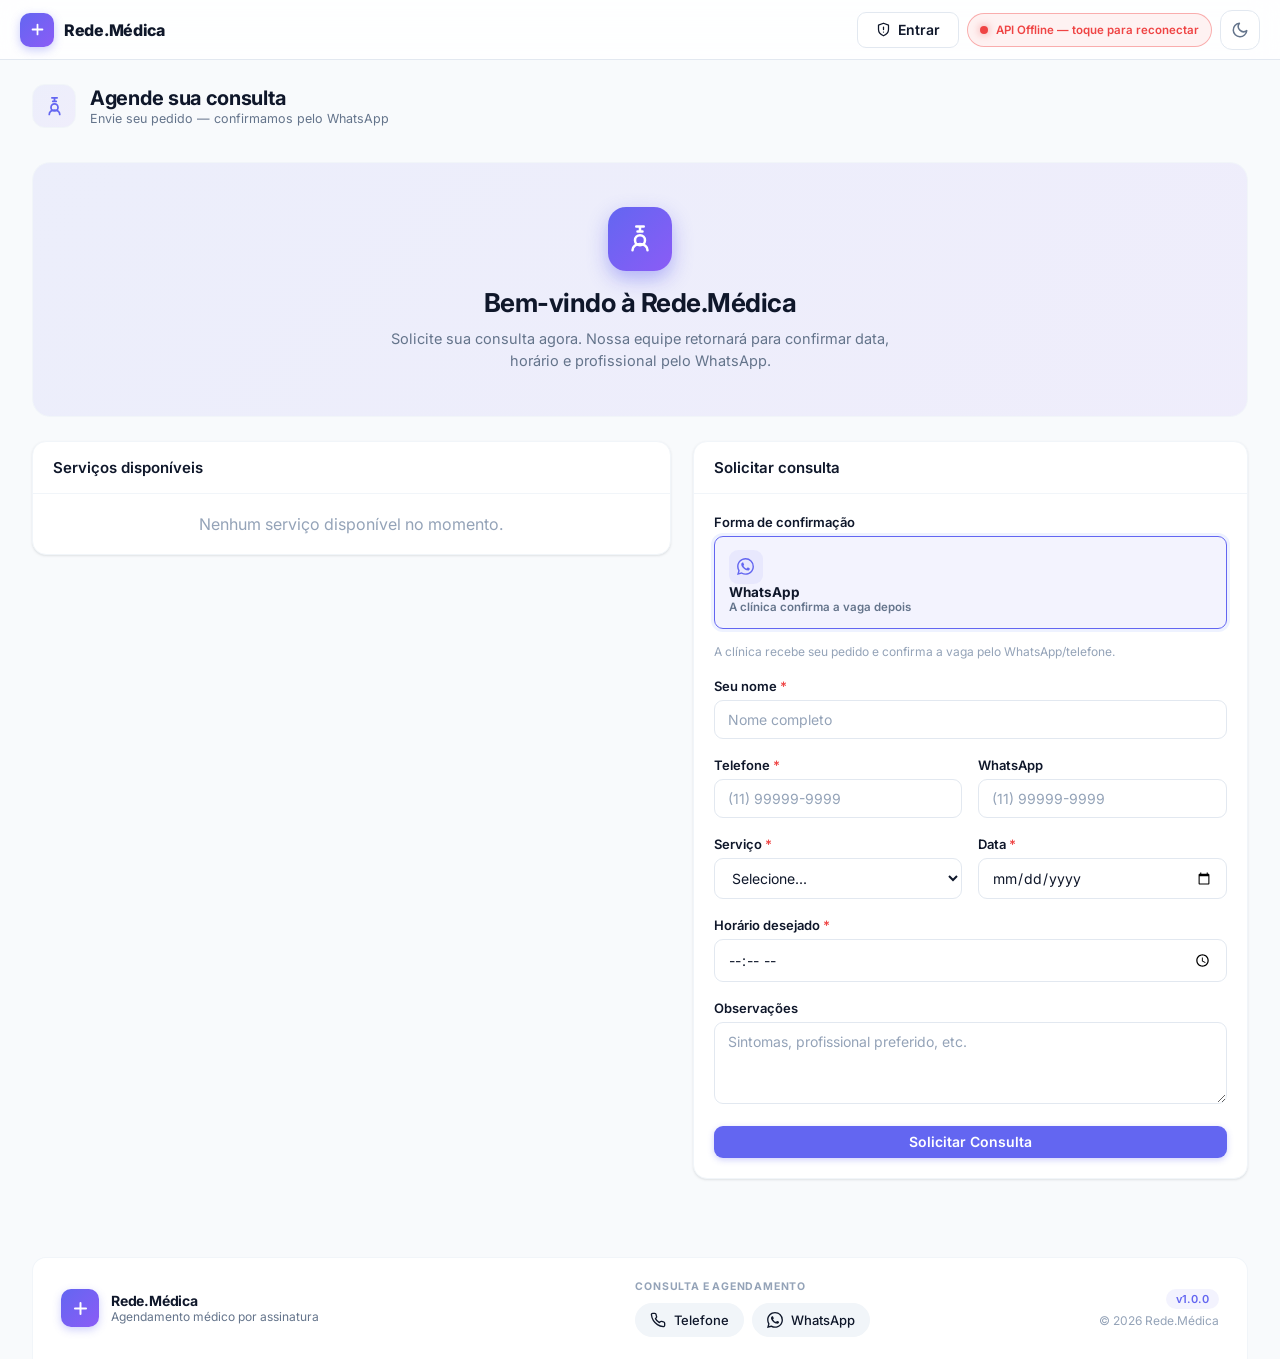
<file: index.html>
<!DOCTYPE html>
<html lang="pt-BR">
<head>
  <meta charset="UTF-8">
  <meta name="viewport" content="width=device-width, initial-scale=1.0">
  <meta name="theme-color" content="#0f172a">
  <title>Rede.Médica - Agendamentos</title>
  <link rel="icon" href="data:image/svg+xml,%3Csvg xmlns='http://www.w3.org/2000/svg' viewBox='0 0 32 32'%3E%3Crect width='32' height='32' rx='8' fill='%236366f1'/%3E%3Cpath d='M16 9v14M9 16h14' stroke='white' stroke-width='3.5' stroke-linecap='round'/%3E%3C/svg%3E">
  <link rel="preconnect" href="https://fonts.googleapis.com">
  <link rel="preconnect" href="https://fonts.gstatic.com" crossorigin>
  <link href="https://fonts.googleapis.com/css2?family=Inter:wght@400;500;600;700;800&display=swap" rel="stylesheet">
  <link rel="stylesheet" href="css/style.css">
</head>
<body>
  <header class="app-header">
    <div class="app-header-inner">
      <button class="hamburger" onclick="toggleDrawer()" aria-label="Abrir menu">
        <svg viewBox="0 0 24 24" fill="none" stroke="currentColor" stroke-width="2" stroke-linecap="round"><path d="M3 6h18M3 12h18M3 18h18"/></svg>
      </button>

      <a class="brand" href="#" onclick="navegar('dashboard');return false;" aria-label="Ir para o início">
        <span class="brand-mark">
          <svg viewBox="0 0 24 24" fill="none" stroke="currentColor" stroke-width="2.5" stroke-linecap="round"><path d="M12 5v14M5 12h14"/></svg>
        </span>
        <span class="brand-text">Rede.Médica</span>
      </a>

      <nav class="top-nav" id="topNav" aria-label="Navegação principal"></nav>

      <div class="header-actions">
        <button class="btn btn-secondary header-admin-btn" id="btnAdminAuth" onclick="alternarAutenticacao()"></button>
        <button class="btn btn-secondary header-admin-btn" id="btnQrAcesso" onclick="abrirModalQr()" title="QR Code de acesso pelo celular" style="display:none"></button>
        <div class="api-pill" id="apiPill" title="Clique para reconectar caso offline">
          <span class="status-dot" id="statusDot"></span>
          <span class="api-pill-text" id="apiStatusText">Conectando...</span>
        </div>
        <button class="theme-toggle" onclick="toggleTheme()" aria-label="Alternar tema"></button>
        <button class="btn btn-primary header-btn" id="btnNovo" onclick="abrirModal()" style="display:none">
          <svg viewBox="0 0 24 24" fill="none" stroke="currentColor" stroke-width="2.5" stroke-linecap="round"><path d="M12 5v14M5 12h14"/></svg>
          <span class="btn-label">Novo</span>
        </button>
      </div>
    </div>
  </header>

  <div class="drawer-backdrop" id="drawerBackdrop" onclick="toggleDrawer()"></div>

  <nav class="drawer" id="drawer" aria-label="Menu">
    <div class="drawer-header">
      <span class="brand-mark">
        <svg viewBox="0 0 24 24" fill="none" stroke="currentColor" stroke-width="2.5" stroke-linecap="round"><path d="M12 5v14M5 12h14"/></svg>
      </span>
      <span class="drawer-brand-text">
        <span class="drawer-title">Rede.Médica</span>
        <span class="drawer-subtitle">Agendamentos</span>
      </span>
      <button class="drawer-close" onclick="toggleDrawer()" aria-label="Fechar menu">
        <svg viewBox="0 0 24 24" fill="none" stroke="currentColor" stroke-width="2" stroke-linecap="round"><path d="M18 6 6 18M6 6l12 12"/></svg>
      </button>
    </div>

    <ul class="drawer-nav" id="drawerNav"></ul>

    <div class="drawer-footer">
      <button class="btn btn-secondary btn-sm drawer-admin-btn" id="btnAdminAuthDrawer" onclick="alternarAutenticacao()"></button>
      <div class="drawer-footer-row">
        <div class="api-pill" id="apiPillDrawer" title="Clique para reconectar caso offline">
          <span class="status-dot" id="statusDotDrawer"></span>
          <span class="api-pill-text" id="apiStatusTextDrawer">Conectando...</span>
        </div>
        <span class="drawer-meta">v1.0.0</span>
      </div>
    </div>
  </nav>

  <main class="content">
    <div class="content-header">
      <div class="header-left">
        <div class="page-icon" id="pageIcon"></div>
        <div class="header-titles">
          <h2 id="pageTitle">Dashboard</h2>
          <p class="subtitle" id="pageSubtitle">Visão geral dos agendamentos</p>
        </div>
      </div>
    </div>

    <div class="page-content" id="pageContent">
    </div>

    <footer class="page-footer">
      <div class="footer-brand">
        <div class="brand-mark">
          <svg viewBox="0 0 24 24" fill="none" stroke="currentColor" stroke-width="2.5" stroke-linecap="round"><path d="M12 5v14M5 12h14"/></svg>
        </div>
        <div class="footer-brand-text">
          <span class="footer-name" id="footerName">Rede.Médica</span>
          <span class="footer-tagline" id="footerTagline">Agendamento médico por assinatura</span>
        </div>
      </div>
      <div class="footer-contact">
        <span class="footer-label" id="footerLabel">Consulta e agendamento</span>
        <a class="footer-link" id="footerTel" href="tel:+5511999999999" title="Ligar">
          <svg viewBox="0 0 24 24" fill="none" stroke="currentColor" stroke-width="2" stroke-linecap="round" stroke-linejoin="round"><path d="M22 16.92v3a2 2 0 0 1-2.18 2 19.79 19.79 0 0 1-8.63-3.07 19.5 19.5 0 0 1-6-6 19.79 19.79 0 0 1-3.07-8.67A2 2 0 0 1 4.11 2h3a2 2 0 0 1 2 1.72c.127.96.361 1.903.7 2.81a2 2 0 0 1-.45 2.11L8.09 9.91a16 16 0 0 0 6 6l1.27-1.27a2 2 0 0 1 2.11-.45c.907.339 1.85.573 2.81.7A2 2 0 0 1 22 16.92z"/></svg>
          Telefone
        </a>
        <a class="footer-link wa" id="footerWa" href="https://wa.me/5511999999999?text=Ol%C3%A1%2C%20gostaria%20de%20agendar%20uma%20consulta." target="_blank" rel="noopener" title="WhatsApp">
          <svg viewBox="0 0 24 24" fill="currentColor"><path d="M17.472 14.382c-.297-.149-1.758-.867-2.03-.967-.273-.099-.471-.148-.67.15-.197.297-.767.966-.94 1.164-.173.199-.347.223-.644.075-.297-.15-1.255-.463-2.39-1.475-.883-.788-1.48-1.761-1.653-2.059-.173-.297-.018-.458.13-.606.134-.133.297-.347.446-.52.149-.174.198-.298.298-.497.099-.198.05-.371-.025-.52-.075-.149-.669-1.612-.916-2.207-.242-.579-.487-.5-.669-.51-.173-.008-.371-.01-.57-.01-.198 0-.52.074-.792.372-.272.297-1.04 1.016-1.04 2.479 0 1.462 1.065 2.875 1.213 3.074.149.198 2.096 3.2 5.077 4.487.709.306 1.262.489 1.694.625.712.227 1.36.195 1.871.118.571-.085 1.758-.719 2.006-1.413.248-.694.248-1.289.173-1.413-.074-.124-.272-.198-.57-.347m-5.421 7.403h-.004a9.87 9.87 0 0 1-5.031-1.378l-.361-.214-3.741.982.998-3.648-.235-.374a9.86 9.86 0 0 1-1.51-5.26c.001-5.45 4.436-9.884 9.888-9.884 2.64 0 5.122 1.03 6.988 2.898a9.825 9.825 0 0 1 2.893 6.994c-.003 5.45-4.437 9.884-9.885 9.884m8.413-18.297A11.815 11.815 0 0 0 12.05 0C5.495 0 .16 5.335.157 11.892c0 2.096.547 4.142 1.588 5.945L.057 24l6.305-1.654a11.882 11.882 0 0 0 5.683 1.448h.005c6.554 0 11.89-5.335 11.893-11.893a11.821 11.821 0 0 0-3.48-8.413Z"/></svg>
          WhatsApp
        </a>
      </div>
      <div class="footer-meta">
        <span class="footer-version">v1.0.0</span>
        <span class="footer-copy">© 2026 Rede.Médica</span>
      </div>
    </footer>
  </main>

  <div class="modal-overlay" id="modalOverlay" onclick="fecharModal()">
    <div class="modal" onclick="event.stopPropagation()">
      <div class="modal-header">
        <h3 id="modalTitle">Novo Registro</h3>
        <button class="modal-close" onclick="fecharModal()" aria-label="Fechar">
          <svg viewBox="0 0 24 24" fill="none" stroke="currentColor" stroke-width="2" stroke-linecap="round"><path d="M18 6 6 18M6 6l12 12"/></svg>
        </button>
      </div>
      <div class="modal-body" id="modalBody">
      </div>
      <div class="modal-footer">
        <button class="btn btn-secondary" onclick="fecharModal()">Cancelar</button>
        <button class="btn btn-primary" id="btnSalvar" onclick="salvarRegistro()">Salvar</button>
      </div>
    </div>
  </div>

  <div class="toast" id="toast"></div>

  <script src="js/api.js"></script>
  <script src="js/app.js"></script>
</body>
</html>
</file>
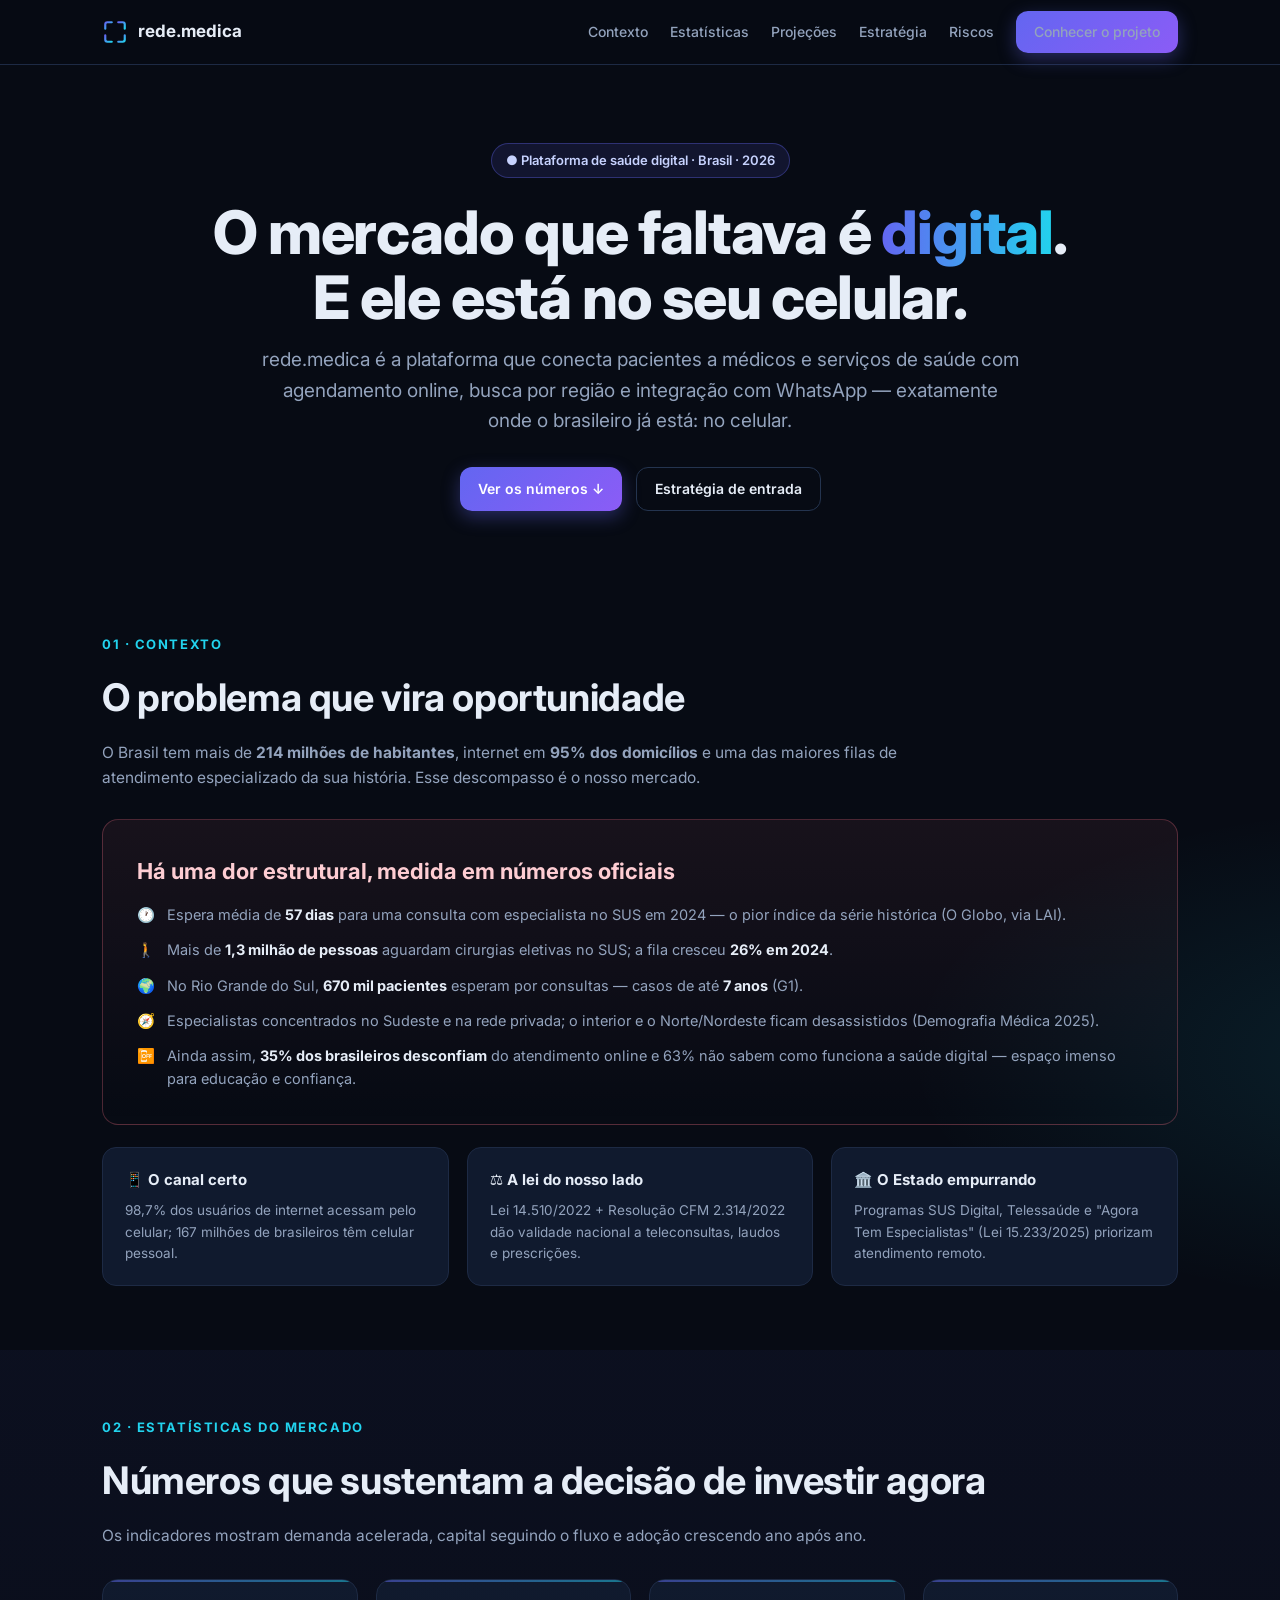
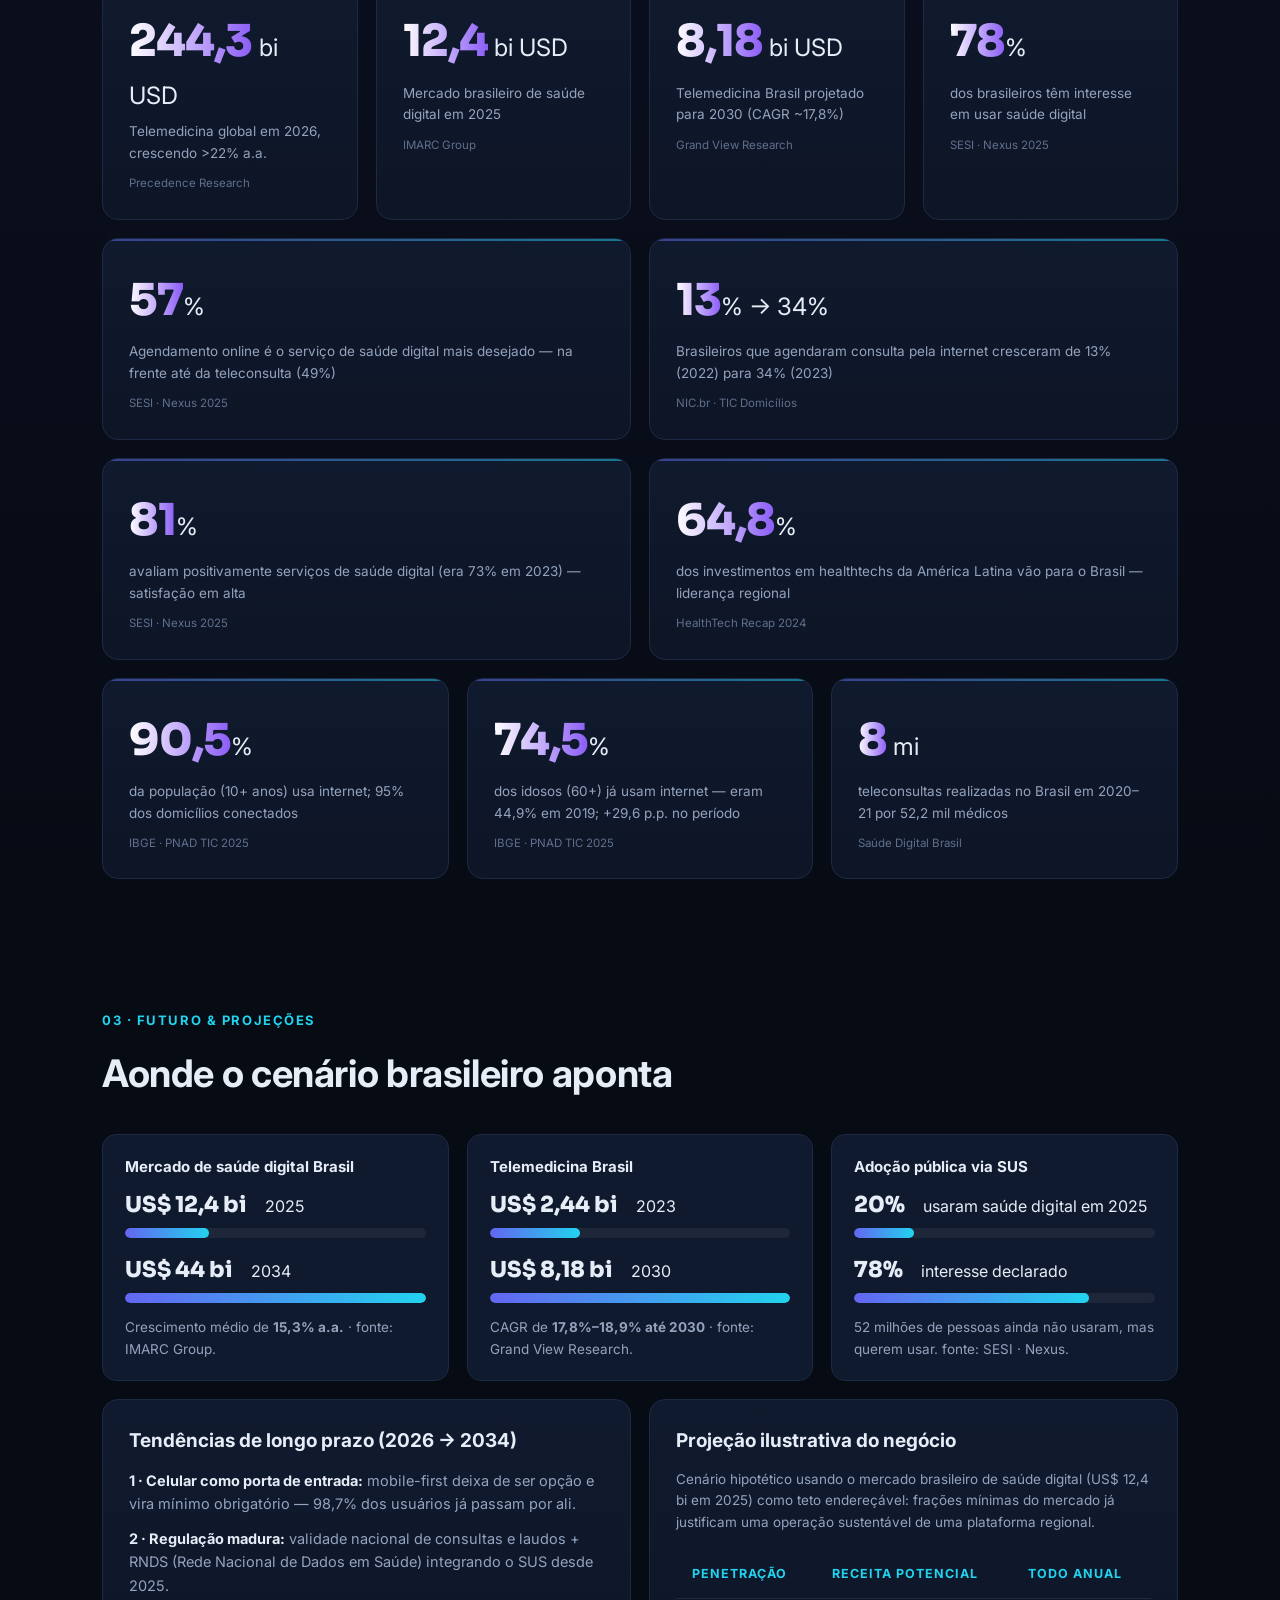
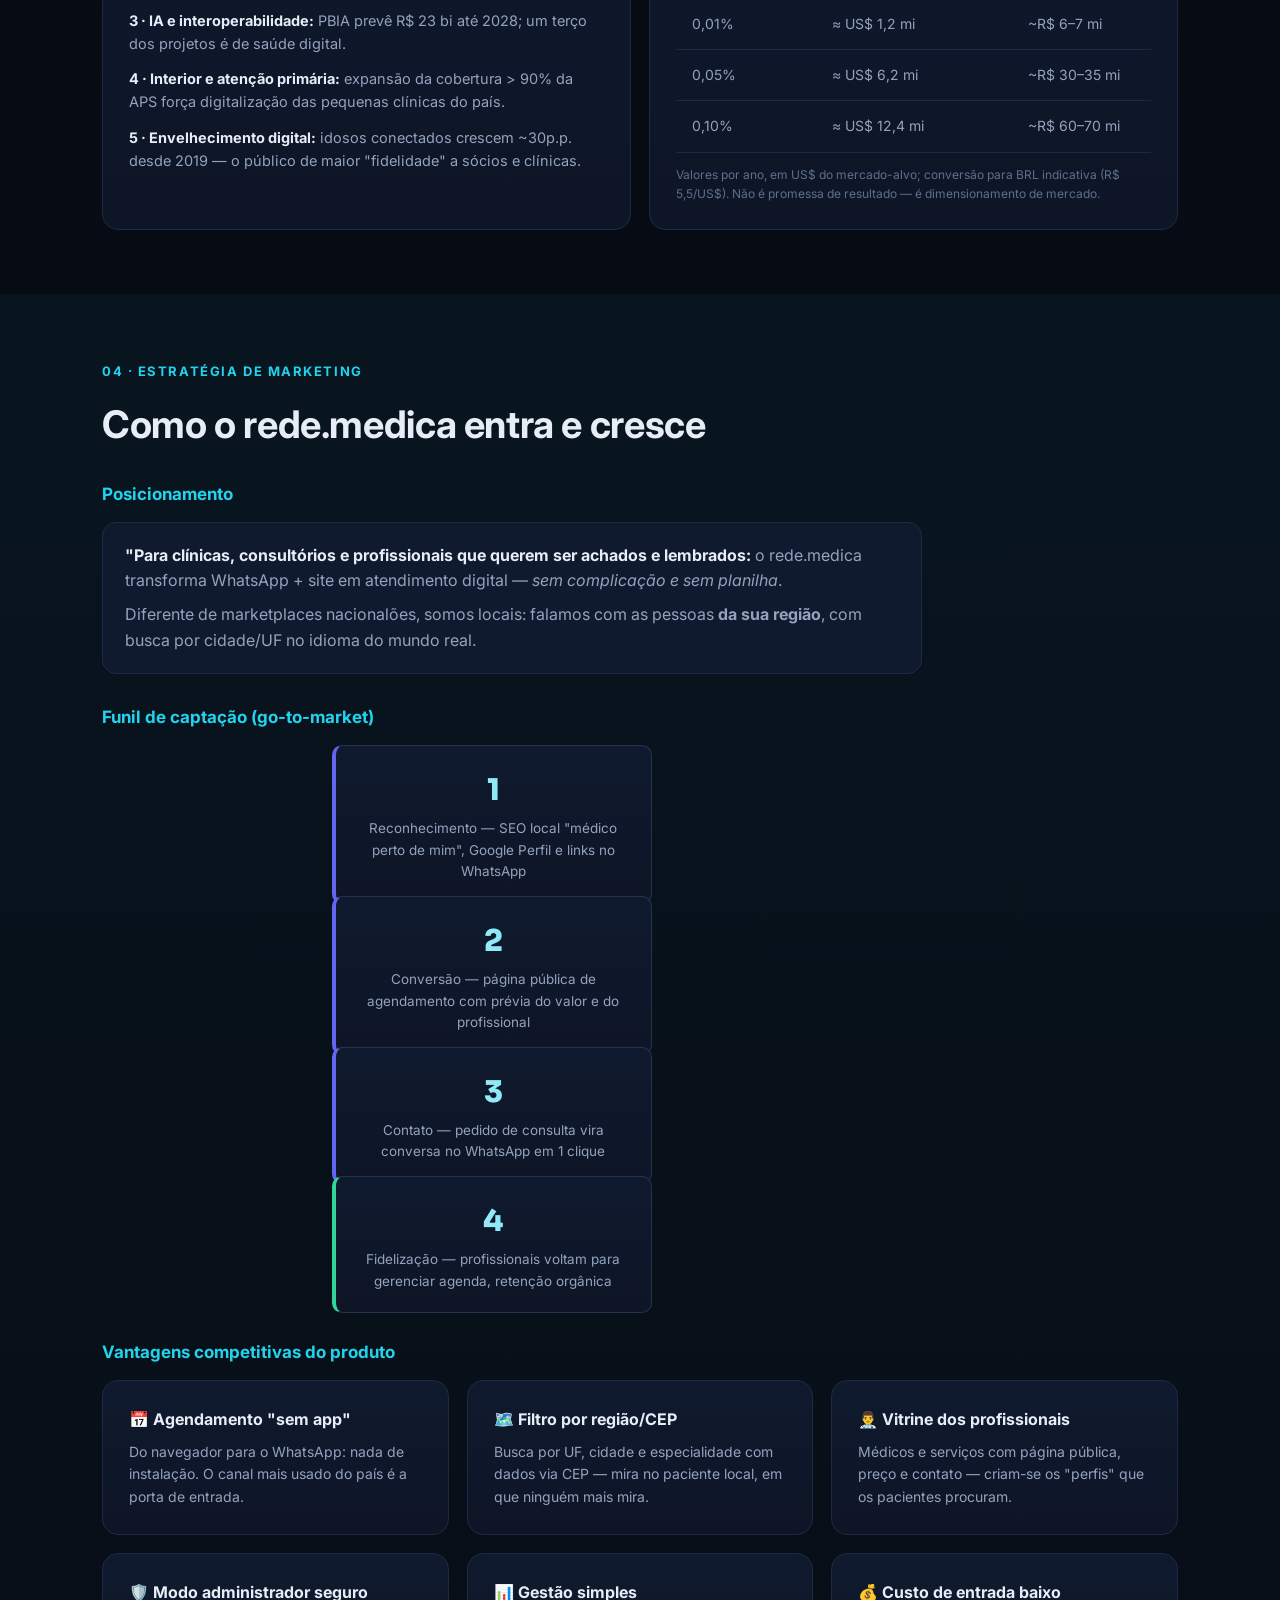
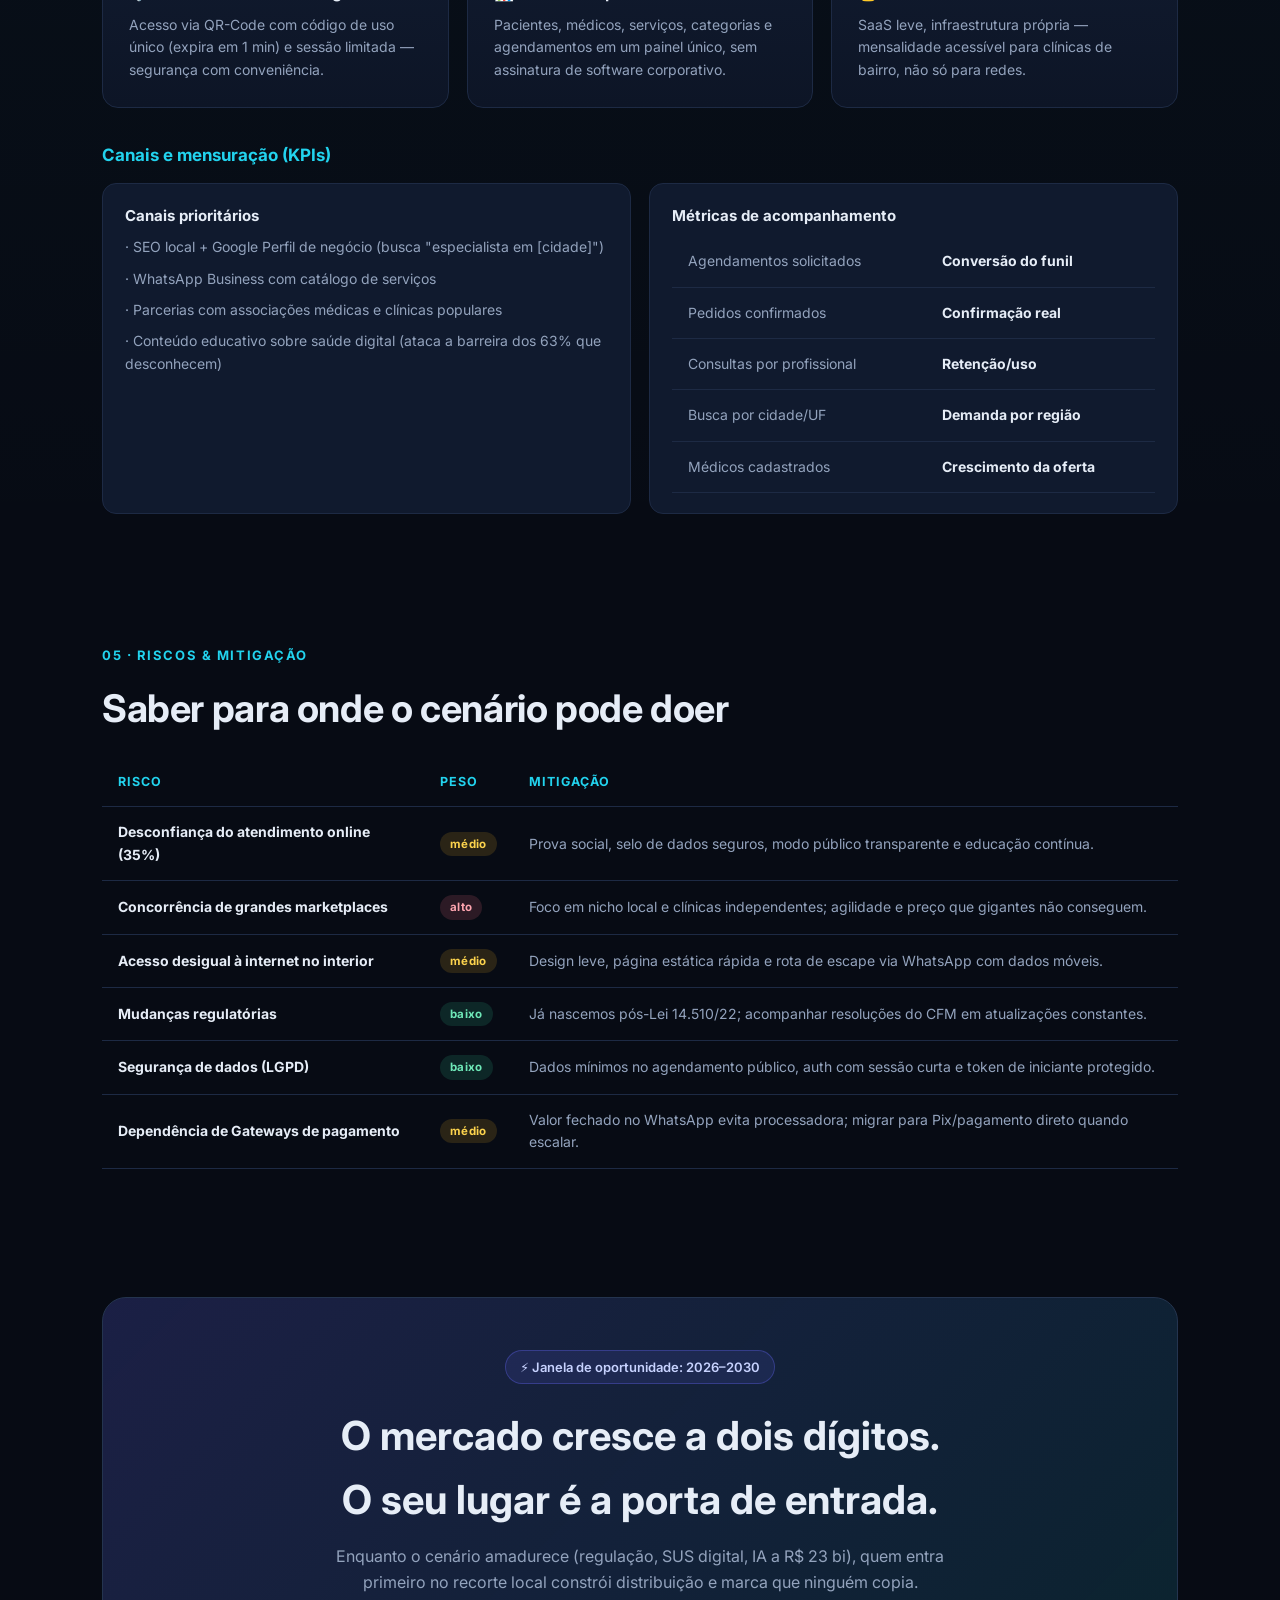
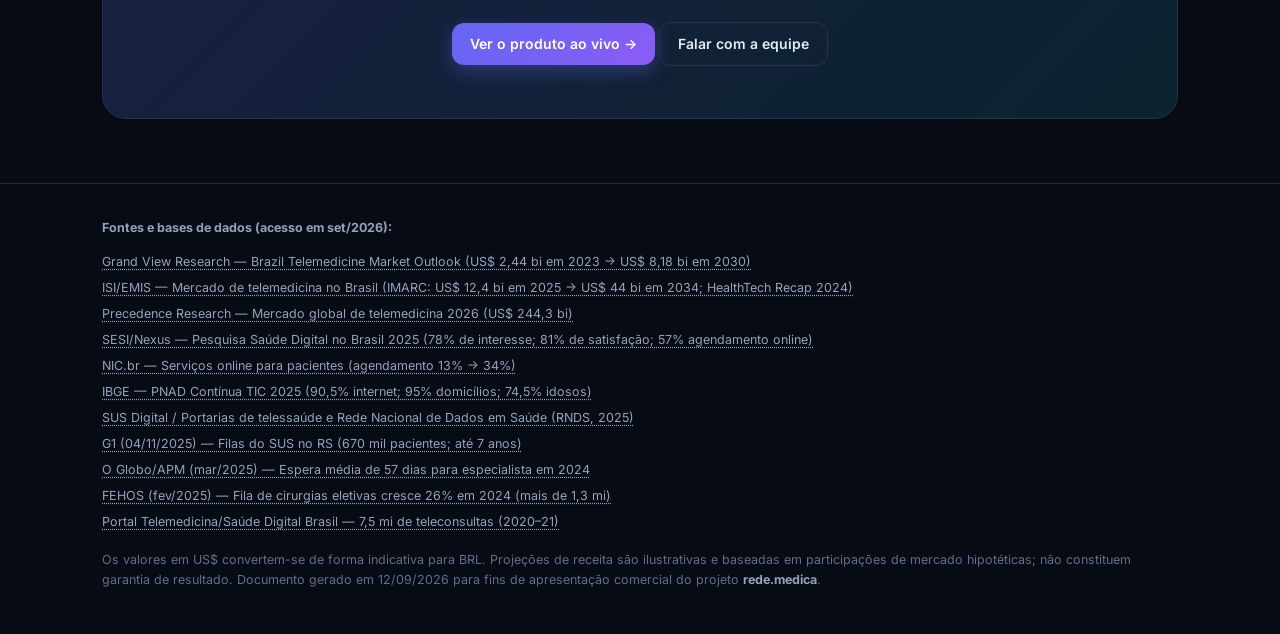
<file: apresentacao.html>
<!DOCTYPE html>
<html lang="pt-BR" data-theme="dark">
<head>
<meta charset="UTF-8">
<meta name="viewport" content="width=device-width, initial-scale=1.0">
<title>rede.medica — Estratégia de Marketing &amp; Projeções de Mercado</title>
<meta name="description" content="Apresentação do projeto rede.medica em formato de estratégia de marketing: estatísticas do mercado de saúde digital no Brasil e projeções futuras.">
<link rel="preconnect" href="https://fonts.googleapis.com">
<link rel="preconnect" href="https://fonts.gstatic.com" crossorigin>
<link href="https://fonts.googleapis.com/css2?family=Sora:wght@400;600;700;800&family=Inter:wght@400;500;600;700&display=swap" rel="stylesheet">
<style>
  :root{
    --bg:#070b14; --bg2:#0c1322; --card:#101a2e; --card2:#0d1526;
    --line:#1d2a44; --line2:#24344f;
    --text:#e6edf7; --muted:#93a3bd; --faint:#5f6f8c;
    --primary:#6366f1; --primary2:#8b5cf6; --accent:#22d3ee; --green:#34d399;
    --amber:#fbbf24; --rose:#fb7185;
    --radius:16px;
    --shadow:0 20px 50px rgba(0,0,0,.45);
  }
  *{margin:0;padding:0;box-sizing:border-box}
  html{scroll-behavior:smooth}
  body{
    font-family:'Inter',system-ui,-apple-system,'Segoe UI',Roboto,sans-serif;
    background:radial-gradient(1200px 600px at 10% -10%, rgba(99,102,241,.16), transparent 55%),
               radial-gradient(1000px 500px at 110% 15%, rgba(34,211,238,.10), transparent 50%),
               var(--bg);
    color:var(--text); line-height:1.6; -webkit-font-smoothing:antialiased;
  }
  h1,h2,h3,.brand{font-family:'Sora',var(--font)}
  .wrap{max-width:1120px;margin:0 auto;padding:0 22px}

  /* ---------- NAV ---------- */
  header{
    position:sticky;top:0;z-index:50;
    backdrop-filter:blur(12px);background:rgba(7,11,20,.78);
    border-bottom:1px solid var(--line);
  }
  .nav{display:flex;align-items:center;justify-content:space-between;height:64px}
  .brand{display:flex;align-items:center;gap:10px;font-weight:700;font-size:17px}
  .nav a{color:var(--muted);text-decoration:none;font-size:14px;font-weight:500;transition:color .2s}
  .nav a:hover{color:var(--text)}
  .nav-links{display:flex;gap:22px;align-items:center}
  .btn{
    display:inline-flex;align-items:center;gap:8px;
    background:linear-gradient(135deg,var(--primary),var(--primary2));
    color:#fff;border:none;padding:10px 18px;border-radius:12px;
    font-weight:600;font-size:14px;cursor:pointer;text-decoration:none;
    box-shadow:0 6px 18px rgba(99,102,241,.35);transition:transform .15s,box-shadow .2s;
  }
  .btn:hover{transform:translateY(-2px);box-shadow:0 10px 24px rgba(99,102,241,.5)}
  @media(max-width:760px){.nav-links{display:none}}

  /* ---------- HERO ---------- */
  .hero{padding:78px 0 56px;text-align:center}
  .chip{
    display:inline-flex;align-items:center;gap:8px;
    background:rgba(99,102,241,.12);border:1px solid rgba(99,102,241,.35);
    color:#c7d2fe;font-size:13px;font-weight:600;padding:6px 14px;border-radius:999px;
  }
  .hero h1{
    font-size:clamp(34px,6vw,60px);font-weight:800;line-height:1.08;letter-spacing:-.02em;margin:22px 0 16px;
  }
  .hero h1 .grad{background:linear-gradient(90deg,var(--primary),var(--accent));-webkit-background-clip:text;background-clip:text;color:transparent}
  .hero p.sub{font-size:clamp(15px,2.4vw,19px);color:var(--muted);max-width:760px;margin:0 auto}
  .hero .ctas{display:flex;gap:14px;justify-content:center;margin-top:30px;flex-wrap:wrap}
  .btn-ghost{background:transparent;border:1px solid var(--line2);color:var(--text);box-shadow:none}
  .btn-ghost:hover{box-shadow:none;border-color:var(--primary)}
  .scroll-hint{display:block;margin:44px auto 0;width:20px;height:10px;opacity:.5}
  .scroll-hint div{width:2px;height:10px;background:var(--muted);margin:0 auto}

  /* ---------- SECTIONS ---------- */
  section{padding:64px 0}
  .section-tag{color:var(--accent);font-size:13px;font-weight:700;text-transform:uppercase;letter-spacing:.12em}
  h2.sec{font-size:clamp(26px,4vw,38px);font-weight:700;letter-spacing:-.01em;margin:10px 0 14px}
  .sec-lead{color:var(--muted);max-width:820px;font-size:15.5px}
  .grid{display:grid;gap:18px}
  .grid-3{grid-template-columns:repeat(3,1fr)}
  .grid-2{grid-template-columns:repeat(2,1fr)}
  .grid-4{grid-template-columns:repeat(4,1fr)}
  @media(max-width:960px){.grid-4{grid-template-columns:repeat(2,1fr)}}
  @media(max-width:760px){.grid-3,.grid-2{grid-template-columns:1fr}}

  .card{
    background:linear-gradient(180deg,var(--card),var(--card2));
    border:1px solid var(--line);border-radius:var(--radius);padding:26px;
    transition:transform .2s,border-color .2s;
  }
  .card:hover{border-color:var(--line2);transform:translateY(-3px)}

  .stat{position:relative;overflow:hidden}
  .stat::after{content:"";position:absolute;top:0;left:0;right:0;height:2px;
    background:linear-gradient(90deg,var(--primary),var(--accent));opacity:.5}
  .stat .num{font-family:'Sora';font-weight:800;font-size:clamp(30px,4.5vw,44px);letter-spacing:-.02em;
    background:linear-gradient(90deg,#fff,var(--primary2));-webkit-background-clip:text;background-clip:text;color:transparent}
  .stat .k{font-size:clamp(16px,2.5vw,24px)}
  .stat .lbl{color:var(--muted);font-size:13.5px;margin-top:6px}
  .stat .src{display:block;color:var(--faint);font-size:11.5px;margin-top:10px}

  .big-num{font-family:'Sora';font-weight:800;background:linear-gradient(90deg,var(--accent),var(--primary));
    -webkit-background-clip:text;background-clip:text;color:transparent;font-size:clamp(40px,7vw,66px);letter-spacing:-.02em}

  .sub-card{
    background:var(--card);border:1px solid var(--line);border-radius:14px;padding:20px 22px;
  }
  .sub-card h4{font-size:15px;margin-bottom:8px}
  .sub-card p{color:var(--muted);font-size:13.5px}
  .arrow{color:var(--accent);font-weight:700;margin:0 6px}

  /* pain callout */
  .pain{
    border:1px solid rgba(251,113,133,.28);background:linear-gradient(180deg,rgba(251,113,133,.07),transparent);
    padding:34px;border-radius:var(--radius);
  }
  .pain h3{font-size:22px;margin-bottom:14px;color:#fecdd3}
  .pain ul{list-style:none;display:grid;gap:12px}
  .pain li{display:flex;gap:12px;color:var(--muted);font-size:14.5px}
  .pain li b{color:var(--text)}

  /* funnel */
  .funnel{display:flex;justify-content:center}
  .step{
    width:min(320px,80%);padding:20px 24px;text-align:center;
    background:linear-gradient(180deg,var(--card),var(--card2));
    border:1px solid var(--line2);border-left:4px solid var(--primary);
    border-radius:10px;margin-bottom:-8px;
  }
  .step:last-child{border-left-color:var(--green)}
  .step .n{font-family:'Sora';font-weight:800;font-size:30px;background:linear-gradient(90deg,#fff,var(--accent));-webkit-background-clip:text;background-clip:text;color:transparent}
  .step p{color:var(--muted);font-size:13.5px;margin-top:4px}

  table{width:100%;border-collapse:collapse;font-size:14px}
  th,td{text-align:left;padding:14px 16px;border-bottom:1px solid var(--line)}
  th{color:var(--accent);font-size:12.5px;text-transform:uppercase;letter-spacing:.08em}
  td{color:var(--muted)}
  td b{color:var(--text)}
  tr:hover td{background:rgba(99,102,241,.05)}

  .tag{display:inline-block;font-size:11.5px;font-weight:700;padding:3px 10px;border-radius:999px;letter-spacing:.03em}
  .tag.risk{background:rgba(251,113,133,.15);color:#fda4af}
  .tag.win{background:rgba(52,211,153,.14);color:#6ee7b7}
  .tag.mid{background:rgba(251,191,36,.14);color:#fcd34d}

  .cta-band{
    border-radius:24px;padding:52px 34px;text-align:center;
    background:linear-gradient(135deg,rgba(99,102,241,.22),rgba(34,211,238,.12));
    border:1px solid var(--line2);
  }
  .cta-band h2{font-size:clamp(26px,4vw,40px);margin-bottom:12px}
  .cta-band p{color:var(--muted);max-width:640px;margin:0 auto 26px}

  footer{border-top:1px solid var(--line);padding:34px 0 44px;color:var(--faint);font-size:12.5px}
  footer b{color:var(--muted)}
  .src-list{margin-top:14px;display:grid;gap:6px}
  .src-list a{color:var(--muted);text-decoration:underline dotted;text-underline-offset:3px}
  .src-list a:hover{color:var(--text)}

  .kpi-row{display:grid;grid-template-columns:auto 1fr;gap:12px 18px;align-items:baseline}
  .kpi-row .num{font-family:'Sora';font-weight:800;font-size:22px;white-space:nowrap}
  .bar{height:10px;border-radius:99px;background:rgba(255,255,255,.06);overflow:hidden;margin-top:6px}
  .bar i{display:block;height:100%;border-radius:99px;background:linear-gradient(90deg,var(--primary),var(--accent))}
</style>
</head>
<body>

<header>
  <div class="wrap nav">
    <div class="brand">
      <svg width="26" height="26" viewBox="0 0 24 24" fill="none" stroke="url(#g)" stroke-width="2" stroke-linecap="round"><defs><linearGradient id="g" x1="0" y1="0" x2="1" y2="1"><stop offset="0" stop-color="#6366f1"/><stop offset="1" stop-color="#22d3ee"/></linearGradient></defs><path d="M9 3H5a2 2 0 0 0-2 2v4"/><path d="M15 3h4a2 2 0 0 1 2 2v4"/><path d="M9 21H5a2 2 0 0 1-2-2v-4"/><path d="M15 21h4a2 2 0 0 0 2-2v-4"/></svg>
      rede.medica
    </div>
    <nav class="nav-links">
      <a href="#contexto">Contexto</a>
      <a href="#estatisticas">Estatísticas</a>
      <a href="#projecoes">Projeções</a>
      <a href="#estrategia">Estratégia</a>
      <a href="#riscos">Riscos</a>
      <a href="#cta" class="btn">Conhecer o projeto</a>
    </nav>
  </div>
</header>

<!-- ================= HERO ================= -->
<div class="hero">
  <div class="wrap">
    <span class="chip">● Plataforma de saúde digital · Brasil · 2026</span>
    <h1>O mercado que faltava é <span class="grad">digital</span>.<br>E ele está no seu celular.</h1>
    <p class="sub">rede.medica é a plataforma que conecta pacientes a médicos e serviços de saúde com agendamento online, busca por região e integração com WhatsApp — exatamente onde o brasileiro já está: no celular.</p>
    <div class="ctas">
      <a class="btn" href="#estatisticas">Ver os números ↓</a>
      <a class="btn btn-ghost" href="#estrategia">Estratégia de entrada</a>
    </div>
  </div>
</div>

<!-- ================= CONTEXTO ================= -->
<section id="contexto">
  <div class="wrap">
    <span class="section-tag">01 · Contexto</span>
    <h2 class="sec">O problema que vira oportunidade</h2>
    <p class="sec-lead">O Brasil tem mais de <b>214 milhões de habitantes</b>, internet em <b>95% dos domicílios</b> e uma das maiores filas de atendimento especializado da sua história. Esse descompasso é o nosso mercado.</p>

    <div class="pain" style="margin-top:28px">
      <h3>Há uma dor estrutural, medida em números oficiais</h3>
      <ul>
        <li><span>🕐</span><span>Espera média de <b>57 dias</b> para uma consulta com especialista no SUS em 2024 — o pior índice da série histórica (O Globo, via LAI).</span></li>
        <li><span>🚶</span><span>Mais de <b>1,3 milhão de pessoas</b> aguardam cirurgias eletivas no SUS; a fila cresceu <b>26% em 2024</b>.</span></li>
        <li><span>🌍</span><span>No Rio Grande do Sul, <b>670 mil pacientes</b> esperam por consultas — casos de até <b>7 anos</b> (G1).</span></li>
        <li><span>🧭</span><span>Especialistas concentrados no Sudeste e na rede privada; o interior e o Norte/Nordeste ficam desassistidos (Demografia Médica 2025).</span></li>
        <li><span>📴</span><span>Ainda assim, <b>35% dos brasileiros desconfiam</b> do atendimento online e 63% não sabem como funciona a saúde digital — espaço imenso para educação e confiança.</span></li>
      </ul>
    </div>

    <div class="grid grid-3" style="margin-top:22px">
      <div class="sub-card"><h4>📱 O canal certo</h4><p>98,7% dos usuários de internet acessam pelo celular; 167 milhões de brasileiros têm celular pessoal.</p></div>
      <div class="sub-card"><h4>⚖️ A lei do nosso lado</h4><p>Lei 14.510/2022 + Resolução CFM 2.314/2022 dão validade nacional a teleconsultas, laudos e prescrições.</p></div>
      <div class="sub-card"><h4>🏛️ O Estado empurrando</h4><p>Programas SUS Digital, Telessaúde e "Agora Tem Especialistas" (Lei 15.233/2025) priorizam atendimento remoto.</p></div>
    </div>
  </div>
</section>

<!-- ================= ESTATÍSTICAS ================= -->
<section id="estatisticas" style="background:linear-gradient(180deg,rgba(99,102,241,.05),transparent)">
  <div class="wrap">
    <span class="section-tag">02 · Estatísticas do mercado</span>
    <h2 class="sec">Números que sustentam a decisão de investir agora</h2>
    <p class="sec-lead">Os indicadores mostram demanda acelerada, capital seguindo o fluxo e adoção crescendo ano após ano.</p>

    <div class="grid grid-4" style="margin-top:30px">
      <div class="card stat"><span class="num" data-count="244.3" data-decimals="1">244,3</span><span class="k"> bi USD</span><div class="lbl">Telemedicina global em 2026, crescendo &gt;22% a.a.</div><span class="src">Precedence Research</span></div>
      <div class="card stat"><span class="num" data-count="12.4" data-decimals="1">12,4</span><span class="k"> bi USD</span><div class="lbl">Mercado brasileiro de saúde digital em 2025</div><span class="src">IMARC Group</span></div>
      <div class="card stat"><span class="num" data-count="8.18" data-decimals="2">8,18</span><span class="k"> bi USD</span><div class="lbl">Telemedicina Brasil projetado para 2030 (CAGR ~17,8%)</div><span class="src">Grand View Research</span></div>
      <div class="card stat"><span class="num" data-count="78">78</span><span class="k">%</span><div class="lbl">dos brasileiros têm interesse em usar saúde digital</div><span class="src">SESI · Nexus 2025</span></div>
    </div>

    <div class="grid grid-2" style="margin-top:18px">
      <div class="card stat"><span class="num" data-count="57">57</span><span class="k">%</span><div class="lbl">Agendamento online é o serviço de saúde digital mais desejado — na frente até da teleconsulta (49%)</div><span class="src">SESI · Nexus 2025</span></div>
      <div class="card stat"><span class="num" data-count="13">13</span><span class="k">% → 34%</span><div class="lbl">Brasileiros que agendaram consulta pela internet cresceram de 13% (2022) para 34% (2023)</div><span class="src">NIC.br · TIC Domicílios</span></div>
      <div class="card stat"><span class="num" data-count="81">81</span><span class="k">%</span><div class="lbl">avaliam positivamente serviços de saúde digital (era 73% em 2023) — satisfação em alta</div><span class="src">SESI · Nexus 2025</span></div>
      <div class="card stat"><span class="num" data-count="64.8" data-decimals="1">64,8</span><span class="k">%</span><div class="lbl">dos investimentos em healthtechs da América Latina vão para o Brasil — liderança regional</div><span class="src">HealthTech Recap 2024</span></div>
    </div>

    <div class="grid grid-3" style="margin-top:18px">
      <div class="card stat"><span class="num" data-count="90.5" data-decimals="1">90,5</span><span class="k">%</span><div class="lbl">da população (10+ anos) usa internet; 95% dos domicílios conectados</div><span class="src">IBGE · PNAD TIC 2025</span></div>
      <div class="card stat"><span class="num" data-count="74.5" data-decimals="1">74,5</span><span class="k">%</span><div class="lbl">dos idosos (60+) já usam internet — eram 44,9% em 2019; +29,6 p.p. no período</div><span class="src">IBGE · PNAD TIC 2025</span></div>
      <div class="card stat"><span class="num" data-count="7.5">7,5</span><span class="k"> mi</span><div class="lbl">teleconsultas realizadas no Brasil em 2020–21 por 52,2 mil médicos</div><span class="src">Saúde Digital Brasil</span></div>
    </div>
  </div>
</section>

<!-- ================= PROJEÇÕES ================= -->
<section id="projecoes">
  <div class="wrap">
    <span class="section-tag">03 · Futuro &amp; projeções</span>
    <h2 class="sec">Aonde o cenário brasileiro aponta</h2>

    <div class="grid grid-3" style="margin-top:30px">
      <div class="sub-card">
        <h4>Mercado de saúde digital Brasil</h4>
        <div class="kpi-row"><span class="num">US$ 12,4 bi</span><span>2025</span></div>
        <div class="bar"><i style="width:28%"></i></div>
        <div class="kpi-row" style="margin-top:14px"><span class="num">US$ 44 bi</span><span>2034</span></div>
        <div class="bar"><i style="width:100%"></i></div>
        <p style="margin-top:14px">Crescimento médio de <b>15,3% a.a.</b> · fonte: IMARC Group.</p>
      </div>
      <div class="sub-card">
        <h4>Telemedicina Brasil</h4>
        <div class="kpi-row"><span class="num">US$ 2,44 bi</span><span>2023</span></div>
        <div class="bar"><i style="width:30%"></i></div>
        <div class="kpi-row" style="margin-top:14px"><span class="num">US$ 8,18 bi</span><span>2030</span></div>
        <div class="bar"><i style="width:100%"></i></div>
        <p style="margin-top:14px">CAGR de <b>17,8%–18,9% até 2030</b> · fonte: Grand View Research.</p>
      </div>
      <div class="sub-card">
        <h4>Adoção pública via SUS</h4>
        <div class="kpi-row"><span class="num">20%</span><span>usaram saúde digital em 2025</span></div>
        <div class="bar"><i style="width:20%"></i></div>
        <div class="kpi-row" style="margin-top:14px"><span class="num">78%</span><span>interesse declarado</span></div>
        <div class="bar"><i style="width:78%"></i></div>
        <p style="margin-top:14px">52 milhões de pessoas ainda não usaram, mas querem usar. fonte: SESI · Nexus.</p>
      </div>
    </div>

    <div class="grid grid-2" style="margin-top:18px">
      <div class="card">
        <h3 style="font-size:19px;margin-bottom:12px">Tendências de longo prazo (2026 → 2034)</h3>
        <ul style="list-style:none;display:grid;gap:12px;color:var(--muted);font-size:14.5px">
          <li><b style="color:var(--text)">1 · Celular como porta de entrada:</b> mobile-first deixa de ser opção e vira mínimo obrigatório — 98,7% dos usuários já passam por ali.</li>
          <li><b style="color:var(--text)">2 · Regulação madura:</b> validade nacional de consultas e laudos + RNDS (Rede Nacional de Dados em Saúde) integrando o SUS desde 2025.</li>
          <li><b style="color:var(--text)">3 · IA e interoperabilidade:</b> PBIA prevê R$ 23 bi até 2028; um terço dos projetos é de saúde digital.</li>
          <li><b style="color:var(--text)">4 · Interior e atenção primária:</b> expansão da cobertura > 90% da APS força digitalização das pequenas clínicas do país.</li>
          <li><b style="color:var(--text)">5 · Envelhecimento digital:</b> idosos conectados crescem ~30p.p. desde 2019 — o público de maior "fidelidade" a sócios e clínicas.</li>
        </ul>
      </div>
      <div class="card">
        <h3 style="font-size:19px;margin-bottom:12px">Projeção ilustrativa do negócio</h3>
        <p style="color:var(--muted);font-size:13.5px;margin-bottom:16px">Cenário hipotético usando o mercado brasileiro de saúde digital (US$ 12,4 bi em 2025) como teto endereçável:
        frações mínimas do mercado já justificam uma operação sustentável de uma plataforma regional.</p>
        <table>
          <tr><th>Penetração</th><th>Receita potencial</th><th>Todo anual</th></tr>
          <tr><td>0,01%</td><td>≈ US$ 1,2 mi</td><td>~R$ 6–7 mi</td></tr>
          <tr><td>0,05%</td><td>≈ US$ 6,2 mi</td><td>~R$ 30–35 mi</td></tr>
          <tr><td>0,10%</td><td>≈ US$ 12,4 mi</td><td>~R$ 60–70 mi</td></tr>
        </table>
        <p style="color:var(--faint);font-size:12px;margin-top:12px">Valores por ano, em US$ do mercado-alvo; conversão para BRL indicativa (R$ 5,5/US$). Não é promessa de resultado — é dimensionamento de mercado.</p>
      </div>
    </div>
  </div>
</section>

<!-- ================= ESTRATÉGIA ================= -->
<section id="estrategia" style="background:linear-gradient(180deg,rgba(34,211,238,.05),transparent)">
  <div class="wrap">
    <span class="section-tag">04 · Estratégia de marketing</span>
    <h2 class="sec">Como o rede.medica entra e cresce</h2>

    <h3 style="font-size:17px;margin:26px 0 14px;color:var(--accent)">Posicionamento</h3>
    <div class="sub-card" style="max-width:820px">
      <p style="font-size:16px"><b style="color:var(--text)">"Para clínicas, consultórios e profissionais que querem ser achados e lembrados:</b> o rede.medica transforma WhatsApp + site em atendimento digital —<i> sem complicação e sem planilha</i>.<br>
      <span style="color:var(--muted);display:block;margin-top:8px">Diferente de marketplaces nacionalões, somos locais: falamos com as pessoas <b>da sua região</b>, com busca por cidade/UF no idioma do mundo real.</span></p>
    </div>

    <h3 style="font-size:17px;margin:30px 0 14px;color:var(--accent)">Funil de captação (go-to-market)</h3>
    <div class="funnel">
      <div>
        <div class="step"><div class="n">1</div><p>Reconhecimento — SEO local "médico perto de mim", Google Perfil e links no WhatsApp</p></div>
        <div class="step"><div class="n">2</div><p>Conversão — página pública de agendamento com prévia do valor e do profissional</p></div>
        <div class="step"><div class="n">3</div><p>Contato — pedido de consulta vira conversa no WhatsApp em 1 clique</p></div>
        <div class="step"><div class="n">4</div><p>Fidelização — profissionais voltam para gerenciar agenda, retenção orgânica</p></div>
      </div>
    </div>

    <h3 style="font-size:17px;margin:34px 0 14px;color:var(--accent)">Vantagens competitivas do produto</h3>
    <div class="grid grid-3">
      <div class="card"><h4 style="margin-bottom:8px">📅 Agendamento "sem app"</h4><p style="color:var(--muted);font-size:14px">Do navegador para o WhatsApp: nada de instalação. O canal mais usado do país é a porta de entrada.</p></div>
      <div class="card"><h4 style="margin-bottom:8px">🗺️ Filtro por região/CEP</h4><p style="color:var(--muted);font-size:14px">Busca por UF, cidade e especialidade com dados via CEP — mira no paciente local, em que ninguém mais mira.</p></div>
      <div class="card"><h4 style="margin-bottom:8px">👨‍⚕️ Vitrine dos profissionais</h4><p style="color:var(--muted);font-size:14px">Médicos e serviços com página pública, preço e contato — criam-se os "perfis" que os pacientes procuram.</p></div>
      <div class="card"><h4 style="margin-bottom:8px">🛡️ Modo administrador seguro</h4><p style="color:var(--muted);font-size:14px">Acesso via QR-Code com código de uso único (expira em 1 min) e sessão limitada — segurança com conveniência.</p></div>
      <div class="card"><h4 style="margin-bottom:8px">📊 Gestão simples</h4><p style="color:var(--muted);font-size:14px">Pacientes, médicos, serviços, categorias e agendamentos em um painel único, sem assinatura de software corporativo.</p></div>
      <div class="card"><h4 style="margin-bottom:8px">💰 Custo de entrada baixo</h4><p style="color:var(--muted);font-size:14px">SaaS leve, infraestrutura própria — mensalidade acessível para clínicas de bairro, não só para redes.</p></div>
    </div>

    <h3 style="font-size:17px;margin:34px 0 14px;color:var(--accent)">Canais e mensuração (KPIs)</h3>
    <div class="grid grid-2">
      <div class="sub-card"><h4>Canais prioritários</h4>
        <ul style="list-style:none;display:grid;gap:9px;color:var(--muted);font-size:14px;margin-top:8px">
          <li>· SEO local + Google Perfil de negócio (busca "especialista em [cidade]")</li>
          <li>· WhatsApp Business com catálogo de serviços</li>
          <li>· Parcerias com associações médicas e clínicas populares</li>
          <li>· Conteúdo educativo sobre saúde digital (ataca a barreira dos 63% que desconhecem)</li>
        </ul>
      </div>
      <div class="sub-card"><h4>Métricas de acompanhamento</h4>
        <table style="margin-top:6px">
          <tr><td>Agendamentos solicitados</td><td><b>Conversão do funil</b></td></tr>
          <tr><td>Pedidos confirmados</td><td><b>Confirmação real</b></td></tr>
          <tr><td>Consultas por profissional</td><td><b>Retenção/uso</b></td></tr>
          <tr><td>Busca por cidade/UF</td><td><b>Demanda por região</b></td></tr>
          <tr><td>Médicos cadastrados</td><td><b>Crescimento da oferta</b></td></tr>
        </table>
      </div>
    </div>
  </div>
</section>

<!-- ================= RISCOS ================= -->
<section id="riscos">
  <div class="wrap">
    <span class="section-tag">05 · Riscos &amp; mitigação</span>
    <h2 class="sec">Saber para onde o cenário pode doer</h2>
    <table style="margin-top:20px">
      <tr><th>Risco</th><th>Peso</th><th>Mitigação</th></tr>
      <tr><td><b>Desconfiança do atendimento online (35%)</b></td><td><span class="tag mid">médio</span></td><td>Prova social, selo de dados seguros, modo público transparente e educação contínua.</td></tr>
      <tr><td><b>Concorrência de grandes marketplaces</b></td><td><span class="tag risk">alto</span></td><td>Foco em nicho local e clínicas independentes; agilidade e preço que gigantes não conseguem.</td></tr>
      <tr><td><b>Acesso desigual à internet no interior</b></td><td><span class="tag mid">médio</span></td><td>Design leve, página estática rápida e rota de escape via WhatsApp com dados móveis.</td></tr>
      <tr><td><b>Mudanças regulatórias</b></td><td><span class="tag win">baixo</span></td><td>Já nascemos pós-Lei 14.510/22; acompanhar resoluções do CFM em atualizações constantes.</td></tr>
      <tr><td><b>Segurança de dados (LGPD)</b></td><td><span class="tag win">baixo</span></td><td>Dados mínimos no agendamento público, auth com sessão curta e token de iniciante protegido.</td></tr>
      <tr><td><b>Dependência de Gateways de pagamento</b></td><td><span class="tag mid">médio</span></td><td>Valor fechado no WhatsApp evita processadora; migrar para Pix/pagamento direto quando escalar.</td></tr>
    </table>
  </div>
</section>

<!-- ================= CTA ================= -->
<section id="cta">
  <div class="wrap">
    <div class="cta-band">
      <span class="chip">⚡ Janela de oportunidade: 2026–2030</span>
      <h2 style="margin-top:20px">O mercado cresce a dois dígitos.<br>O seu lugar é a porta de entrada.</h2>
      <p>Enquanto o cenário amadurece (regulação, SUS digital, IA a R$ 23 bi), quem entra primeiro no recorte local constrói distribuição e marca que ninguém copia.</p>
      <div class="ctas">
        <a class="btn" href="https://site.redemedica.com/" target="_blank" rel="noopener">Ver o produto ao vivo →</a>
        <a class="btn btn-ghost" href="mailto:contato@redemedica.com">Falar com a equipe</a>
      </div>
    </div>
  </div>
</section>

<footer>
  <div class="wrap">
    <p><b>Fontes e bases de dados (acesso em set/2026):</b></p>
    <div class="src-list">
      <a href="https://www.grandviewresearch.com/horizon/outlook/telemedicine-market/brazil">Grand View Research — Brazil Telemedicine Market Outlook (US$ 2,44 bi em 2023 → US$ 8,18 bi em 2030)</a>
      <a href="https://isimarkets.com/pt-br/publications/o-mercado-de-telemedicina-no-brasil-aponta-para-um-forte-potencial-a-longo-prazo">ISI/EMIS — Mercado de telemedicina no Brasil (IMARC: US$ 12,4 bi em 2025 → US$ 44 bi em 2034; HealthTech Recap 2024)</a>
      <a href="https://precedenceresearch.com/telemedicine-market/">Precedence Research — Mercado global de telemedicina 2026 (US$ 244,3 bi)</a>
      <a href="https://www.portaldaindustria.com.br/sesi?utm_source=jor&utm_medium=agn&utm_campaign=noticia">SESI/Nexus — Pesquisa Saúde Digital no Brasil 2025 (78% de interesse; 81% de satisfação; 57% agendamento online)</a>
      <a href="https://nic.br/noticia/na-midia/servicos-i-online-i-para-pacientes-avanca-no-brasil">NIC.br — Serviços online para pacientes (agendamento 13% → 34%)</a>
      <a href="https://agenciadenoticias.ibge.gov.br/">IBGE — PNAD Contínua TIC 2025 (90,5% internet; 95% domicílios; 74,5% idosos)</a>
      <a href="https://www.bvsms.saude.gov.br">SUS Digital / Portarias de telessaúde e Rede Nacional de Dados em Saúde (RNDS, 2025)</a>
      <a href="https://g1.globo.com/rs/rio-grande-do-sul/noticia/2025/11/04/espera-de-ate-7-anos-fila-do-sus-no-rs-nao-diminuiu-nove-meses-apos-medidas-anunciadas-pelo-poder-publico.ghtml">G1 (04/11/2025) — Filas do SUS no RS (670 mil pacientes; até 7 anos)</a>
      <a href="https://www.apm.org.br/">O Globo/APM (mar/2025) — Espera média de 57 dias para especialista em 2024</a>
      <a href="https://www.fehosp.com.br/noticias/detalhes/6802">FEHOS (fev/2025) — Fila de cirurgias eletivas cresce 26% em 2024 (mais de 1,3 mi)</a>
      <a href="https://portaltelemedicina.com.br/">Portal Telemedicina/Saúde Digital Brasil — 7,5 mi de teleconsultas (2020–21)</a>
    </div>
    <p style="margin-top:18px">Os valores em US$ convertem-se de forma indicativa para BRL. Projeções de receita são ilustrativas e baseadas em participações de mercado hipotéticas; não constituem garantia de resultado. Documento gerado em 12/09/2026 para fins de apresentação comercial do projeto <b>rede.medica</b>.</p>
  </div>
</footer>

<script>
  // Contador animado dos números
  const fmt = (v, d) => v.toLocaleString('pt-BR', {minimumFractionDigits: d, maximumFractionDigits: d});
  const els = document.querySelectorAll('.stat .num[data-count]');
  const io = new IntersectionObserver((entries) => {
    entries.forEach(e => {
      if (!e.isIntersecting) return;
      const el = e.target;
      io.unobserve(el);
      const target = parseFloat(el.dataset.count);
      const dec = parseInt(el.dataset.decimals || '0', 10);
      const t0 = performance.now();
      const dur = 1200;
      (function tick(t){
        const p = Math.min(1, (t - t0) / dur);
        const eased = 1 - Math.pow(1 - p, 3);
        el.textContent = fmt(target * eased, dec);
        if (p < 1) requestAnimationFrame(tick);
        else el.textContent = fmt(target, dec);
      })(t0);
    });
  }, {threshold: .4});
  els.forEach(el => io.observe(el));
</script>

</body>
</html>
</file>
<file: css/style.css>
*,
*::before,
*::after { box-sizing: border-box; margin: 0; padding: 0; }

:root {
  --primary: #6366f1;
  --primary-hover: #4f46e5;
  --primary-light: #eef2ff;
  --primary-bg: rgba(99, 102, 241, 0.08);

  --success: #10b981;
  --success-bg: #ecfdf5;
  --warning: #f59e0b;
  --warning-bg: #fffbeb;
  --danger: #ef4444;
  --danger-bg: #fef2f2;
  --info: #0284c7;
  --info-bg: #e0f2fe;

  --bg: #f8fafc;
  --surface: #ffffff;
  --surface-hover: #f1f5f9;
  --border: #e2e8f0;
  --border-light: #f1f5f9;

  --text: #0f172a;
  --text-secondary: #64748b;
  --text-tertiary: #94a3b8;

  --sidebar-bg: #0f172a;
  --sidebar-text: #94a3b8;
  --sidebar-hover: rgba(255, 255, 255, 0.06);
  --sidebar-border: rgba(255, 255, 255, 0.06);

  --header-bg: rgba(255, 255, 255, 0.82);

  --shadow-sm: 0 1px 2px rgba(15, 23, 42, 0.06);
  --shadow: 0 1px 3px rgba(15, 23, 42, 0.08), 0 1px 2px rgba(15, 23, 42, 0.04);
  --shadow-md: 0 6px 14px -4px rgba(15, 23, 42, 0.14), 0 2px 6px -2px rgba(15, 23, 42, 0.08);
  --shadow-lg: 0 20px 40px -12px rgba(15, 23, 42, 0.25);

  --radius: 14px;
  --radius-sm: 9px;
  --radius-lg: 18px;
  --radius-full: 999px;

  --header-h: 60px;
  --drawer-w: 288px;
}

:root[data-theme='dark'] {
  --primary-light: rgba(99, 102, 241, 0.18);
  --primary-bg: rgba(99, 102, 241, 0.12);

  --success-bg: rgba(16, 185, 129, 0.14);
  --warning-bg: rgba(245, 158, 11, 0.14);
  --danger-bg: rgba(239, 68, 68, 0.14);
  --info-bg: rgba(2, 132, 199, 0.16);

  --bg: #0b1220;
  --surface: #111a2c;
  --surface-hover: #1a2940;
  --border: #24344f;
  --border-light: #1b2942;

  --text: #e6edf7;
  --text-secondary: #94a3b8;
  --text-tertiary: #64748b;

  --sidebar-bg: #080d18;
  --sidebar-text: #8aa0be;
  --sidebar-hover: rgba(255, 255, 255, 0.06);
  --sidebar-border: rgba(255, 255, 255, 0.07);

  --header-bg: rgba(17, 26, 44, 0.82);

  --shadow-sm: 0 1px 2px rgba(0, 0, 0, 0.4);
  --shadow: 0 1px 3px rgba(0, 0, 0, 0.5);
  --shadow-md: 0 6px 14px -4px rgba(0, 0, 0, 0.6);
  --shadow-lg: 0 20px 40px -12px rgba(0, 0, 0, 0.7);
}

html,
body {
  height: 100%;
  font-family: 'Inter', -apple-system, BlinkMacSystemFont, 'Segoe UI', Roboto, sans-serif;
  background: var(--bg);
  color: var(--text);
  -webkit-font-smoothing: antialiased;
  -moz-osx-font-smoothing: grayscale;
}

::selection { background: var(--primary); color: #fff; }

/* ============ SCROLLBAR ============ */
::-webkit-scrollbar { width: 10px; height: 10px; }
::-webkit-scrollbar-track { background: transparent; }
::-webkit-scrollbar-thumb { background: var(--border); border-radius: 999px; border: 2px solid var(--bg); }
::-webkit-scrollbar-thumb:hover { background: var(--text-tertiary); }

/* ============ APP HEADER ============ */
.app-header {
  position: sticky;
  top: 0;
  z-index: 100;
  height: var(--header-h);
  background: var(--header-bg);
  backdrop-filter: blur(14px);
  -webkit-backdrop-filter: blur(14px);
  border-bottom: 1px solid var(--border);
}

.app-header-inner {
  max-width: 1440px;
  margin: 0 auto;
  height: 100%;
  padding: 0 20px;
  display: flex;
  align-items: center;
  gap: 14px;
}

.hamburger {
  display: none;
  background: none;
  border: none;
  cursor: pointer;
  width: 40px;
  height: 40px;
  align-items: center;
  justify-content: center;
  border-radius: 10px;
  color: var(--text);
  transition: all .15s;
  flex-shrink: 0;
}

.hamburger:hover { background: var(--surface-hover); }
.hamburger svg { width: 22px; height: 22px; }

.brand {
  display: flex;
  align-items: center;
  gap: 10px;
  text-decoration: none;
  color: var(--text);
  flex-shrink: 0;
}

.brand .brand-mark { width: 34px; height: 34px; border-radius: 10px; box-shadow: 0 3px 10px rgba(99, 102, 241, .35); }
.brand .brand-mark svg { width: 17px; height: 17px; }

.brand-text {
  font-size: 16px;
  font-weight: 800;
  letter-spacing: -.3px;
  white-space: nowrap;
}

/* ============ NAV ITEM (base) ============ */
.nav-item {
  display: flex;
  align-items: center;
  gap: 12px;
  padding: 8px 12px;
  margin-bottom: 2px;
  color: var(--sidebar-text);
  background: none;
  border: none;
  text-decoration: none;
  font-family: inherit;
  font-size: 13.5px;
  font-weight: 500;
  border-radius: 12px;
  transition: all .15s;
  cursor: pointer;
  position: relative;
  text-align: left;
  width: 100%;
}

.nav-item .icon {
  width: 34px;
  height: 34px;
  border-radius: 10px;
  display: flex;
  align-items: center;
  justify-content: center;
  flex-shrink: 0;
  transition: all .18s;
}

.nav-item .icon svg { width: 17px; height: 17px; }

/* ============ TOP NAV (desktop) ============ */
.top-nav {
  display: flex;
  align-items: center;
  gap: 3px;
  min-width: 0;
  margin-left: 6px;
}

.top-nav .nav-item {
  padding: 8px 11px;
  border-radius: 10px;
  font-size: 13px;
  gap: 8px;
  white-space: nowrap;
  color: var(--text-secondary);
  flex-shrink: 0;
}

.top-nav .nav-item.hidden { display: none; }

.top-nav .nav-item .icon {
  width: 22px;
  height: 22px;
  border-radius: 7px;
  background: transparent;
  color: currentColor;
}

.top-nav .nav-item .icon svg { width: 15px; height: 15px; }

.top-nav .nav-item:hover {
  background: var(--surface-hover);
  color: var(--text);
}

.top-nav .nav-item:hover .icon { background: transparent; color: inherit; }

.top-nav .nav-item.active {
  background: var(--primary-light);
  color: var(--primary);
  box-shadow: none;
}

.top-nav .nav-item.active .icon {
  background: transparent;
  color: inherit;
  box-shadow: none;
}

[data-theme='dark'] .top-nav .nav-item.active { color: #a5b4fc; }

.nav-count {
  min-width: 19px;
  height: 19px;
  padding: 0 6px;
  border-radius: var(--radius-full);
  background: var(--primary);
  color: #fff;
  font-size: 11px;
  font-weight: 700;
  display: inline-flex;
  align-items: center;
  justify-content: center;
  line-height: 1;
}

.nav-count[hidden] { display: none; }

.top-nav .nav-item.active .nav-count { background: var(--primary); }

/* ============ NAV OVERFLOW (Mais) ============ */
.nav-more { position: relative; flex-shrink: 0; }
.nav-more.hidden { display: none; }

.nav-more-toggle {
  display: flex;
  align-items: center;
  gap: 7px;
  padding: 8px 11px;
  border: none;
  background: none;
  border-radius: 10px;
  font-family: inherit;
  font-size: 13px;
  font-weight: 500;
  color: var(--text-secondary);
  cursor: pointer;
  transition: all .15s;
  white-space: nowrap;
}

.nav-more-toggle:hover { background: var(--surface-hover); color: var(--text); }

.nav-more-toggle .icon { width: auto; height: auto; background: none; padding: 0; }
.nav-more-toggle .chev svg { width: 15px; height: 15px; }

.more-drop {
  position: absolute;
  top: calc(100% + 10px);
  right: 0;
  min-width: 210px;
  background: var(--surface);
  border: 1px solid var(--border);
  border-radius: 12px;
  box-shadow: var(--shadow-lg);
  padding: 6px;
  z-index: 120;
  animation: fadeUp .18s ease both;
}

.more-drop[hidden] { display: none; }

.more-drop .nav-item {
  color: var(--text);
  border-radius: 8px;
}

.more-drop .nav-item:hover { background: var(--surface-hover); }
.more-drop .nav-item.active { background: var(--primary-light); color: var(--primary); }

/* ============ HEADER ACTIONS ============ */
.header-actions {
  display: flex;
  align-items: center;
  gap: 8px;
  margin-left: auto;
  flex-shrink: 0;
}

.api-pill {
  display: inline-flex;
  align-items: center;
  gap: 8px;
  height: 34px;
  padding: 0 12px;
  border-radius: var(--radius-full);
  background: var(--surface-hover);
  border: 1px solid var(--border);
  font-size: 11.5px;
  font-weight: 600;
  color: var(--text-secondary);
  cursor: default;
  transition: all .15s;
  white-space: nowrap;
  user-select: none;
}

.api-pill:hover { background: var(--surface); }

.api-pill.connecting { color: var(--text-secondary); }
.api-pill.connecting .status-dot { background: var(--warning); }

.api-pill.offline {
  background: var(--danger-bg);
  color: var(--danger);
  border-color: rgba(239, 68, 68, .4);
  cursor: pointer;
}

.api-pill.offline .status-dot { background: var(--danger); }

.status-dot {
  width: 8px;
  height: 8px;
  border-radius: 50%;
  background: var(--text-tertiary);
  flex-shrink: 0;
  transition: background .3s;
}

.status-dot.online { background: var(--success); box-shadow: 0 0 8px rgba(16, 185, 129, .6); animation: pulse 2s infinite; }
.status-dot.offline { background: var(--danger); box-shadow: 0 0 8px rgba(239, 68, 68, .6); }

@keyframes pulse {
  0%, 100% { box-shadow: 0 0 0 0 rgba(16, 185, 129, .5); }
  50% { box-shadow: 0 0 0 5px rgba(16, 185, 129, 0); }
}

.header-btn { height: 36px; }

.header-btn .btn-label { display: inline; }

/* ============ DRAWER (mobile) ============ */
.drawer-backdrop { display: none; }

.drawer {
  position: fixed;
  left: 0; top: 0; bottom: 0;
  width: var(--drawer-w);
  background: linear-gradient(180deg, #0c1221 0%, var(--sidebar-bg) 100%);
  color: #fff;
  display: flex;
  flex-direction: column;
  transform: translateX(-110%);
  transition: transform .3s cubic-bezier(.22, 1, .36, 1);
  z-index: 130;
  box-shadow: var(--shadow-lg);
}

[data-theme='light'] .drawer {
  background: linear-gradient(180deg, #0e1526 0%, #0f172a 100%);
}

.drawer.open { transform: translateX(0); }

.drawer-header {
  padding: 20px;
  border-bottom: 1px solid var(--sidebar-border);
  display: flex;
  align-items: center;
  gap: 12px;
}

.drawer-header .brand-mark {
  width: 40px;
  height: 40px;
  border-radius: 12px;
  box-shadow: 0 4px 12px rgba(99, 102, 241, .4);
}

.drawer-header .brand-mark svg { width: 22px; height: 22px; }

.drawer-brand-text { flex: 1; min-width: 0; }

.drawer-title {
  display: block;
  font-size: 18px;
  font-weight: 800;
  letter-spacing: -.4px;
  line-height: 1.1;
  background: linear-gradient(135deg, #c7d2fe, #a5b4fc);
  -webkit-background-clip: text;
  -webkit-text-fill-color: transparent;
  background-clip: text;
}

.drawer-subtitle {
  display: block;
  font-size: 11px;
  color: var(--sidebar-text);
  margin-top: 2px;
  text-transform: uppercase;
  letter-spacing: .8px;
}

.drawer-close {
  background: none;
  border: none;
  cursor: pointer;
  padding: 8px;
  border-radius: var(--radius-sm);
  color: var(--sidebar-text);
  transition: all .15s;
  display: inline-flex;
  flex-shrink: 0;
}

.drawer-close svg { width: 20px; height: 20px; }
.drawer-close:hover { background: rgba(255, 255, 255, .1); color: #fff; }

.drawer-nav {
  list-style: none;
  padding: 8px 10px 16px;
  flex: 1;
  overflow-y: auto;
}

.drawer-nav li { display: block; }

.nav-section-label {
  padding: 16px 12px 7px;
  font-size: 10px;
  font-weight: 700;
  text-transform: uppercase;
  letter-spacing: 1.2px;
  color: var(--sidebar-text);
  opacity: .7;
}

.drawer-nav .nav-item {
  color: var(--sidebar-text);
  font-size: 13.5px;
}

.drawer-nav .nav-item:hover { background: var(--sidebar-hover); color: #fff; }

.drawer-nav .nav-item.active {
  background: linear-gradient(90deg, rgba(99, 102, 241, .3), rgba(139, 92, 246, .16));
  color: #fff;
  font-weight: 600;
  box-shadow: inset 0 0 0 1px rgba(99, 102, 241, .4);
}

.drawer-nav .nav-item .icon {
  width: 34px;
  height: 34px;
  border-radius: 10px;
  background: rgba(255, 255, 255, .05);
  color: inherit;
}

.drawer-nav .nav-item:hover .icon { background: rgba(255, 255, 255, .1); }
.drawer-nav .nav-item.active .icon {
  background: linear-gradient(135deg, #6366f1, #8b5cf6);
  box-shadow: 0 4px 10px rgba(99, 102, 241, .35);
}

.drawer-nav .nav-item .icon svg { width: 17px; height: 17px; }

.drawer-nav .nav-count { background: rgba(255, 255, 255, .14); color: #fff; }
.drawer-nav .nav-item.active .nav-count { background: linear-gradient(135deg, #6366f1, #8b5cf6); }

.drawer-footer {
  padding: 14px 16px 16px;
  border-top: 1px solid var(--sidebar-border);
  display: flex;
  align-items: center;
  justify-content: space-between;
  gap: 10px;
}

.drawer-footer .api-pill {
  background: rgba(255, 255, 255, .05);
  border-color: var(--sidebar-border);
  color: var(--sidebar-text);
}

.drawer-footer .api-pill.offline {
  background: rgba(239, 68, 68, .16);
  border-color: rgba(239, 68, 68, .5);
  color: #f87171;
}

.drawer-meta {
  font-size: 11px;
  font-weight: 600;
  letter-spacing: .4px;
  color: var(--sidebar-text);
  opacity: .8;
  flex-shrink: 0;
}

/* ============ BODY BREAKPOINTS ============ */
@media (max-width: 767px) {
  .app-header-inner { padding: 0 10px; gap: 8px; }
  .hamburger { display: inline-flex; }
  .top-nav { display: none; }
  .brand .brand-text { display: none; }
  .header-btn .btn-label { display: none; }
  .header-btn { width: 38px; padding: 0; }
  .header-admin-btn .btn-label { display: none; }
  .header-admin-btn { width: 38px; padding: 0; }
  .drawer-backdrop.open {
    display: block;
    position: fixed;
    inset: 0;
    background: rgba(2, 6, 23, .55);
    z-index: 125;
  }
}

@media (min-width: 768px) {
  .drawer, .drawer-backdrop { display: none !important; }
  .hamburger { display: none !important; }
}

/* ============ BRAND MARK ============ */
.brand-mark {
  width: 40px;
  height: 40px;
  border-radius: 12px;
  background: linear-gradient(135deg, #6366f1, #8b5cf6);
  display: flex;
  align-items: center;
  justify-content: center;
  flex-shrink: 0;
  box-shadow: 0 4px 12px rgba(99, 102, 241, .4);
}

.brand-mark svg { width: 22px; height: 22px; color: #fff; }

/* ============ CONTENT ============ */
.content {
  min-height: 100vh;
}

.content-header {
  display: flex;
  align-items: center;
  justify-content: space-between;
  gap: 16px;
  padding: 24px 32px 6px;
}

.header-left {
  display: flex;
  align-items: center;
  gap: 14px;
  min-width: 0;
}

.page-icon {
  width: 44px;
  height: 44px;
  border-radius: 13px;
  background: linear-gradient(135deg, var(--primary-bg), rgba(139, 92, 246, .08));
  border: 1px solid var(--border-light);
  color: var(--primary);
  display: flex;
  align-items: center;
  justify-content: center;
  flex-shrink: 0;
}

.page-icon svg { width: 21px; height: 21px; }

.header-titles { min-width: 0; }

.header-titles h2 {
  font-size: 20px;
  font-weight: 700;
  letter-spacing: -.3px;
}

.header-titles .subtitle {
  font-size: 12.5px;
  color: var(--text-secondary);
  margin-top: 1px;
}

.theme-toggle {
  width: 40px;
  height: 40px;
  padding: 0;
  border: 1px solid var(--border);
  border-radius: 12px;
  background: var(--surface);
  color: var(--text-secondary);
  cursor: pointer;
  transition: all .15s;
  display: inline-flex;
  align-items: center;
  justify-content: center;
  flex-shrink: 0;
}

.theme-toggle:hover {
  background: var(--surface-hover);
  color: var(--text);
  border-color: var(--text-tertiary);
}

.theme-toggle svg { width: 18px; height: 18px; }

.page-content {
  padding: 28px 32px 48px;
}

.page-content > * { animation: fadeUp .28s ease both; }

@keyframes fadeUp {
  from { opacity: 0; transform: translateY(6px); }
  to { opacity: 1; transform: translateY(0); }
}

/* ============ PAGE FOOTER ============ */
.page-footer {
  margin: 10px 32px 0;
  padding: 22px 28px;
  background: var(--surface);
  border: 1px solid var(--border-light);
  border-bottom: none;
  border-radius: var(--radius) var(--radius) 0 0;
  display: grid;
  grid-template-columns: 1.5fr 1.2fr auto;
  gap: 20px;
  align-items: center;
}

.footer-brand {
  display: flex;
  align-items: center;
  gap: 12px;
  min-width: 0;
}

.footer-brand .brand-mark {
  width: 38px;
  height: 38px;
  border-radius: 10px;
  box-shadow: 0 3px 8px rgba(99, 102, 241, .3);
}

.footer-brand .brand-mark svg { width: 19px; height: 19px; }

.footer-brand-text {
  display: flex;
  flex-direction: column;
  min-width: 0;
}

.footer-name {
  font-size: 14px;
  font-weight: 700;
  letter-spacing: -.2px;
}

.footer-tagline {
  font-size: 12px;
  color: var(--text-secondary);
}

.footer-contact {
  display: flex;
  align-items: center;
  flex-wrap: wrap;
  gap: 8px;
}

.footer-label {
  width: 100%;
  font-size: 10.5px;
  font-weight: 700;
  text-transform: uppercase;
  letter-spacing: .8px;
  color: var(--text-tertiary);
  margin-bottom: 2px;
}

.footer-link {
  display: inline-flex;
  align-items: center;
  gap: 8px;
  padding: 8px 14px;
  border-radius: 999px;
  font-size: 13px;
  font-weight: 500;
  text-decoration: none;
  color: var(--text);
  background: var(--surface-hover);
  border: 1px solid var(--border-light);
  transition: all .15s;
  white-space: nowrap;
}

.footer-link svg { width: 16px; height: 16px; flex-shrink: 0; }

.footer-link:hover {
  background: var(--info-bg);
  color: var(--info);
  border-color: var(--info);
}

.footer-link.wa:hover {
  background: rgba(37, 211, 102, .12);
  color: #25d366;
  border-color: #25d366;
}

.footer-meta {
  display: flex;
  flex-direction: column;
  align-items: flex-end;
  gap: 4px;
  font-size: 12px;
  color: var(--text-tertiary);
}

.footer-version {
  font-weight: 600;
  background: var(--primary-bg);
  color: var(--primary);
  padding: 3px 10px;
  border-radius: 999px;
  font-size: 11px;
}

/* ============ BUTTONS ============ */
.btn {
  display: inline-flex;
  align-items: center;
  justify-content: center;
  gap: 7px;
  padding: 9px 18px;
  border: none;
  border-radius: var(--radius-sm);
  font-size: 14px;
  font-weight: 600;
  font-family: inherit;
  cursor: pointer;
  transition: all .15s;
  text-decoration: none;
  line-height: 1;
  white-space: nowrap;
}

.btn svg { width: 16px; height: 16px; }

.btn-primary {
  background: var(--primary);
  color: #fff;
  box-shadow: 0 2px 6px rgba(99, 102, 241, .3);
}

.btn-primary:hover {
  background: var(--primary-hover);
  box-shadow: var(--shadow-md);
  transform: translateY(-1px);
}

.btn-secondary {
  background: var(--surface);
  color: var(--text);
  border: 1px solid var(--border);
}

.btn-secondary:hover {
  background: var(--surface-hover);
}

.btn-danger {
  background: var(--danger);
  color: #fff;
}

.btn-danger:hover { background: #dc2626; }

.btn-sm {
  padding: 7px 12px;
  font-size: 12.5px;
  border-radius: 8px;
}

.btn-icon {
  padding: 8px;
  background: none;
  border: none;
  cursor: pointer;
  border-radius: var(--radius-sm);
  color: var(--text-secondary);
  transition: all .15s;
  display: inline-flex;
  align-items: center;
  justify-content: center;
}

.btn-icon svg { width: 17px; height: 17px; }

.btn-icon:hover {
  background: var(--surface-hover);
  color: var(--text);
}

.btn-icon.danger:hover {
  background: var(--danger-bg);
  color: var(--danger);
}

button:focus-visible,
a:focus-visible,
input:focus-visible,
select:focus-visible,
textarea:focus-visible {
  outline: 2px solid var(--primary);
  outline-offset: 2px;
}

/* ============ CARDS ============ */
.card {
  background: var(--surface);
  border-radius: var(--radius);
  box-shadow: var(--shadow);
  margin-bottom: 20px;
  overflow: hidden;
  border: 1px solid var(--border-light);
}

.card-header {
  padding: 16px 20px;
  border-bottom: 1px solid var(--border-light);
  font-weight: 600;
  font-size: 15px;
  color: var(--text);
}

.card-body { padding: 20px; }

/* ============ STATS GRID ============ */
.stats-grid {
  display: grid;
  grid-template-columns: repeat(auto-fit, minmax(210px, 1fr));
  gap: 18px;
  margin-bottom: 28px;
}

.stat-card {
  background: var(--surface);
  border-radius: var(--radius);
  box-shadow: var(--shadow);
  padding: 20px;
  display: flex;
  flex-direction: column;
  gap: 4px;
  border: 1px solid var(--border-light);
  transition: all .18s;
  position: relative;
  overflow: hidden;
}

.stat-card:hover {
  box-shadow: var(--shadow-md);
  transform: translateY(-2px);
}

.stat-icon {
  width: 40px;
  height: 40px;
  border-radius: 11px;
  display: flex;
  align-items: center;
  justify-content: center;
  margin-bottom: 14px;
}

.stat-icon svg { width: 20px; height: 20px; }

.stat-card .stat-value {
  font-size: 28px;
  font-weight: 800;
  color: var(--text);
  letter-spacing: -1px;
  line-height: 1;
}

.stat-card .stat-label {
  font-size: 13px;
  font-weight: 500;
  color: var(--text-secondary);
}

.stat-card .stat-trend {
  font-size: 12px;
  color: var(--text-tertiary);
  margin-top: 2px;
}

.t-indigo { background: var(--primary-light); color: var(--primary); }
.t-amber { background: var(--warning-bg); color: #d97706; }
.t-green { background: var(--success-bg); color: var(--success); }
.t-sky { background: var(--info-bg); color: var(--info); }
.t-violet { background: rgba(139, 92, 246, .14); color: #8b5cf6; }
.t-emerald { background: rgba(13, 148, 136, .14); color: #0d9488; }
.t-rose { background: rgba(244, 63, 94, .14); color: #f43f5e; }

[data-theme='dark'] .t-indigo { background: rgba(99, 102, 241, .22); }
[data-theme='dark'] .t-amber { background: rgba(245, 158, 11, .18); color: #fbbf24; }
[data-theme='dark'] .t-green { background: rgba(16, 185, 129, .18); }
[data-theme='dark'] .t-sky { background: rgba(2, 132, 199, .22); color: #38bdf8; }
[data-theme='dark'] .t-violet { background: rgba(139, 92, 246, .22); }
[data-theme='dark'] .t-emerald { background: rgba(13, 148, 136, .22); }
[data-theme='dark'] .t-rose { background: rgba(244, 63, 94, .22); color: #fb7185; }

/* ============ TABLE ============ */
.table-wrapper {
  overflow-x: auto;
  -webkit-overflow-scrolling: touch;
}

table {
  width: 100%;
  border-collapse: separate;
  border-spacing: 0;
  min-width: 640px;
}

thead th {
  text-align: left;
  padding: 12px 16px;
  font-size: 11px;
  font-weight: 700;
  color: var(--text-secondary);
  text-transform: uppercase;
  letter-spacing: .6px;
  border-bottom: 1px solid var(--border);
  background: var(--surface);
  position: sticky;
  top: 0;
  white-space: nowrap;
}

tbody td {
  padding: 13px 16px;
  font-size: 13.5px;
  border-bottom: 1px solid var(--border-light);
  color: var(--text);
  vertical-align: middle;
}

tbody tr {
  transition: background .12s;
}

tbody tr:hover {
  background: var(--primary-bg);
}

tbody tr:last-child td { border-bottom: none; }

/* ============ BADGE ============ */
.badge {
  display: inline-flex;
  align-items: center;
  gap: 5px;
  padding: 4px 11px;
  border-radius: var(--radius-full);
  font-size: 11.5px;
  font-weight: 600;
  letter-spacing: .2px;
  text-transform: uppercase;
}

.badge-pendente { background: var(--warning-bg); color: #d97706; }
.badge-confirmado { background: var(--primary-light); color: var(--primary); }
.badge-cancelado { background: var(--danger-bg); color: var(--danger); }
.badge-realizado { background: var(--success-bg); color: var(--success); }

[data-theme='dark'] .badge-pendente { color: #fbbf24; }
[data-theme='dark'] .badge-cancelado { color: #f87171; }

/* ============ ACTIONS ============ */
.actions-cell {
  display: flex;
  gap: 4px;
  white-space: nowrap;
}

/* ============ CATEGORY PANEL ============ */
.category-grid {
  display: grid;
  grid-template-columns: repeat(auto-fill, minmax(250px, 1fr));
  gap: 14px;
}

.category-card {
  display: flex;
  align-items: flex-start;
  gap: 12px;
  padding: 16px;
  background: var(--surface);
  border: 1px solid var(--border-light);
  border-radius: var(--radius-sm);
  cursor: pointer;
  text-align: left;
  font-family: inherit;
  color: var(--text);
  transition: all .15s;
  width: 100%;
}

.category-card:hover {
  border-color: var(--primary);
  box-shadow: var(--shadow-md);
  transform: translateY(-2px);
}

.category-icon {
  width: 38px;
  height: 38px;
  border-radius: 10px;
  background: var(--primary-bg);
  color: var(--primary);
  display: flex;
  align-items: center;
  justify-content: center;
  flex-shrink: 0;
}

.category-icon svg { width: 19px; height: 19px; }

.category-info { flex: 1; min-width: 0; }
.category-name { font-weight: 700; font-size: 14px; margin-bottom: 2px; }
.category-desc { font-size: 12.5px; color: var(--text-secondary); line-height: 1.4; }

.category-count {
  display: flex;
  flex-direction: column;
  align-items: flex-end;
  gap: 2px;
  font-size: 11.5px;
  color: var(--text-secondary);
  flex-shrink: 0;
  text-transform: lowercase;
}

.category-count strong { font-size: 18px; color: var(--text); line-height: 1; }

/* ============ CONTACT ============ */
.contact-group { display: flex; gap: 6px; }

.contact-chip {
  display: inline-flex;
  align-items: center;
  justify-content: center;
  width: 32px;
  height: 32px;
  border-radius: 9px;
  background: var(--surface-hover);
  color: var(--text-secondary);
  transition: all .15s;
  flex-shrink: 0;
  text-decoration: none;
  vertical-align: middle;
}

.contact-chip svg { width: 16px; height: 16px; }

.contact-chip:hover {
  background: var(--info-bg);
  color: var(--info);
  transform: translateY(-1px);
}

.contact-chip.wa:hover {
  background: rgba(37, 211, 102, .16);
  color: #25d366;
}

[data-theme='dark'] .contact-chip { background: var(--border); }

.contact-cell { display: inline-flex; align-items: center; gap: 8px; }
.contact-num { color: var(--text); }

/* ============ TOOLBAR ============ */
.toolbar-row {
  display: flex;
  align-items: center;
  gap: 12px;
  margin-bottom: 18px;
  flex-wrap: wrap;
}

.toolbar-row .search-bar { margin-bottom: 0; flex: 1; min-width: 220px; max-width: 380px; }

.filter-categoria select,
.filter-categoria {
  padding: 0;
  border: none;
}

.filter-categoria select {
  padding: 10px 13px;
  border: 1.5px solid var(--border);
  border-radius: var(--radius-sm);
  font-size: 14px;
  background: var(--surface);
  color: var(--text);
  font-family: inherit;
  cursor: pointer;
  transition: all .15s;
}

.filter-categoria select:focus {
  outline: none;
  border-color: var(--primary);
  box-shadow: 0 0 0 3px var(--primary-light);
}

/* ============ FORM ============ */
.form-group {
  margin-bottom: 18px;
}

.form-group label {
  display: block;
  font-size: 13px;
  font-weight: 600;
  color: var(--text);
  margin-bottom: 6px;
}

.form-group label .req { color: var(--danger); }

.form-group input,
.form-group select,
.form-group textarea {
  width: 100%;
  padding: 10px 13px;
  border: 1.5px solid var(--border);
  border-radius: var(--radius-sm);
  font-size: 14px;
  transition: all .15s;
  background: var(--surface);
  color: var(--text);
  font-family: inherit;
}

.form-group input::placeholder,
.form-group textarea::placeholder { color: var(--text-tertiary); }

.form-group input:focus,
.form-group select:focus,
.form-group textarea:focus {
  outline: none;
  border-color: var(--primary);
  box-shadow: 0 0 0 3px var(--primary-light);
}

.form-group textarea {
  min-height: 82px;
  resize: vertical;
}

.form-row {
  display: grid;
  grid-template-columns: 1fr 1fr;
  gap: 16px;
}

/* ============ SEARCH ============ */
.search-bar {
  margin-bottom: 18px;
  position: relative;
  max-width: 380px;
}

.search-bar input {
  width: 100%;
  padding: 10px 14px 10px 40px;
  border: 1.5px solid var(--border);
  border-radius: var(--radius-sm);
  font-size: 14px;
  background: var(--surface);
  color: var(--text);
  font-family: inherit;
  transition: all .15s;
}

.search-bar input:focus {
  outline: none;
  border-color: var(--primary);
  box-shadow: 0 0 0 3px var(--primary-light);
}

.search-icon {
  position: absolute;
  left: 13px;
  top: 50%;
  transform: translateY(-50%);
  color: var(--text-tertiary);
  pointer-events: none;
  display: flex;
}

.search-icon svg { width: 16px; height: 16px; }

/* ============ MODAL ============ */
.modal-overlay {
  position: fixed;
  inset: 0;
  background: rgba(2, 6, 23, .6);
  display: none;
  align-items: center;
  justify-content: center;
  z-index: 200;
  backdrop-filter: blur(4px);
  -webkit-backdrop-filter: blur(4px);
  padding: 16px;
}

.modal-overlay.open { display: flex; }

.modal {
  background: var(--surface);
  border-radius: var(--radius-lg);
  width: 100%;
  max-width: 560px;
  max-height: 90vh;
  overflow-y: auto;
  box-shadow: var(--shadow-lg);
  animation: fadeUp .2s ease both;
}

.modal-header {
  display: flex;
  align-items: center;
  justify-content: space-between;
  padding: 24px 28px 0;
}

.modal-header h3 {
  font-size: 18px;
  font-weight: 700;
}

.modal-close {
  background: none;
  border: none;
  cursor: pointer;
  padding: 6px;
  border-radius: var(--radius-sm);
  color: var(--text-tertiary);
  transition: all .15s;
  display: inline-flex;
}

.modal-close svg { width: 20px; height: 20px; }

.modal-close:hover {
  background: var(--surface-hover);
  color: var(--text);
}

.modal-body { padding: 22px 28px; }

.modal-footer {
  display: flex;
  justify-content: flex-end;
  gap: 8px;
  padding: 16px 28px;
  border-top: 1px solid var(--border-light);
}

/* ============ EMPTY STATE ============ */
.empty-state {
  text-align: center;
  padding: 56px 20px;
  color: var(--text-tertiary);
  display: flex;
  flex-direction: column;
  align-items: center;
  gap: 6px;
}

.empty-state .empty-icon {
  width: 64px;
  height: 64px;
  border-radius: 20px;
  background: var(--primary-bg);
  color: var(--primary);
  display: flex;
  align-items: center;
  justify-content: center;
  margin-bottom: 10px;
}

.empty-state .empty-icon svg { width: 30px; height: 30px; }

.empty-state p { font-size: 15px; font-weight: 500; }
.empty-state span { font-size: 13px; }

/* ============ TOAST ============ */
.toast {
  position: fixed;
  bottom: 24px;
  right: 24px;
  padding: 13px 20px;
  background: var(--text);
  color: var(--bg);
  border-radius: var(--radius-sm);
  font-size: 14px;
  font-weight: 500;
  box-shadow: var(--shadow-lg);
  z-index: 300;
  transform: translateY(140px);
  opacity: 0;
  transition: transform .35s cubic-bezier(.22, 1, .36, 1), opacity .3s;
}

.toast.show {
  transform: translateY(0);
  opacity: 1;
}

.toast.success { background: var(--success); color: #fff; }
.toast.error { background: var(--danger); color: #fff; }

/* ============ SKELETON ============ */
.skeleton-wrap { display: grid; gap: 18px; }

.skeleton {
  position: relative;
  overflow: hidden;
  background: var(--surface-hover);
  border-radius: var(--radius);
}

.skeleton::after {
  content: '';
  position: absolute;
  inset: 0;
  transform: translateX(-100%);
  background: linear-gradient(90deg, transparent, rgba(255, 255, 255, .35), transparent);
  animation: shimmer 1.4s infinite;
}

[data-theme='dark'] .skeleton::after {
  background: linear-gradient(90deg, transparent, rgba(255, 255, 255, .06), transparent);
}

.skeleton-card { height: 130px; }
.skeleton-rows { height: 240px; }

@keyframes shimmer {
  100% { transform: translateX(100%); }
}

/* ============ RESPONSIVE ============ */
@media (max-width: 1023px) {
  .stats-grid { grid-template-columns: repeat(auto-fit, minmax(170px, 1fr)); }
}

@media (max-width: 767px) {
  .content-header {
    padding: 16px 16px 4px;
    height: auto;
  }

  .content-header h2 { font-size: 17px; }
  .content-header .subtitle { font-size: 12px; }
  .header-left { gap: 10px; }
  .page-icon { width: 38px; height: 38px; border-radius: 11px; }
  .page-icon svg { width: 18px; height: 18px; }

  .page-content { padding: 16px; }

  .stats-grid { grid-template-columns: 1fr 1fr; gap: 12px; }
  .stat-card { padding: 16px; }
  .stat-card .stat-value { font-size: 22px; }
  .stat-icon { width: 34px; height: 34px; margin-bottom: 10px; }
  .stat-icon svg { width: 17px; height: 17px; }

  .page-footer {
    margin: 10px 16px 0;
    padding: 18px 20px;
    grid-template-columns: 1fr;
    gap: 18px;
  }

  .footer-brand { gap: 10px; }
  .footer-meta { align-items: flex-start; }
  .footer-label { margin-bottom: 0; }

  .form-row { grid-template-columns: 1fr; }

  .modal {
    margin: 0;
    max-width: 100%;
    max-height: 88vh;
    border-radius: var(--radius);
  }

  .modal-header { padding: 20px 20px 0; }
  .modal-body { padding: 16px 20px; }
  .modal-footer { padding: 14px 20px; }

  .search-bar { max-width: 100%; }

  .toast {
    left: 16px;
    right: 16px;
    bottom: 16px;
    text-align: center;
  }
}

@media (max-width: 480px) {
  .stats-grid { grid-template-columns: 1fr 1fr; gap: 10px; }
  .stat-card { padding: 14px; }
  .stat-card .stat-value { font-size: 20px; }
  .page-content { padding: 12px; }
  .page-footer { margin: 10px 12px 0; padding: 16px 18px; }
  .content-header { padding: 14px 12px 4px; }
}

/* ============ MODO PÚBLICO ============ */
.public-mode .top-nav,
.public-mode .drawer,
.public-mode .drawer-backdrop,
.public-mode .hamburger { display: none !important; }
.public-mode #btnNovo { display: none !important; }

.header-admin-btn { height: 36px; gap: 7px; }
.header-admin-btn svg { width: 15px; height: 15px; }
.header-admin-btn .btn-label { display: inline; }

.drawer-admin-btn { width: 100%; margin-bottom: 12px; }
.drawer-footer-row {
  display: flex;
  align-items: center;
  justify-content: space-between;
  gap: 10px;
  width: 100%;
}

/* ============ PÁGINA PÚBLICA ============ */
.public-hero {
  text-align: center;
  padding: 44px 24px;
  margin-bottom: 24px;
  background: linear-gradient(135deg, var(--primary-bg), rgba(139, 92, 246, .08));
  border: 1px solid var(--border-light);
  border-radius: var(--radius-lg);
}

.public-hero .public-hero-icon {
  width: 64px;
  height: 64px;
  margin: 0 auto 16px;
  border-radius: 18px;
  background: linear-gradient(135deg, #6366f1, #8b5cf6);
  color: #fff;
  display: flex;
  align-items: center;
  justify-content: center;
  box-shadow: 0 8px 20px rgba(99, 102, 241, .45);
}

.public-hero .public-hero-icon svg { width: 30px; height: 30px; }

.public-hero h1 {
  font-size: 26px;
  letter-spacing: -.5px;
}

.public-hero p {
  color: var(--text-secondary);
  max-width: 540px;
  margin: 10px auto 0;
  font-size: 14.5px;
  line-height: 1.5;
}

.public-grid {
  display: grid;
  grid-template-columns: 1.15fr 1fr;
  gap: 22px;
  align-items: start;
}

@media (max-width: 900px) {
  .public-grid { grid-template-columns: 1fr; }
}

.servico-card {
  padding: 16px;
  border: 1px solid var(--border-light);
  border-radius: var(--radius-sm);
  background: var(--surface);
  transition: all .15s;
}

.servico-card:hover {
  border-color: var(--primary);
  box-shadow: var(--shadow-md);
  transform: translateY(-1px);
}

.servico-cat {
  font-size: 10.5px;
  font-weight: 700;
  text-transform: uppercase;
  letter-spacing: .7px;
  color: var(--primary);
  margin-bottom: 4px;
}

.servico-nome { font-size: 15px; font-weight: 600; margin-bottom: 8px; }

.servico-meta {
  display: flex;
  align-items: center;
  justify-content: space-between;
  gap: 8px;
}

.servico-preco {
  font-weight: 700;
  font-size: 15px;
  color: var(--success);
}

.servico-duracao {
  font-size: 12px;
  color: var(--text-tertiary);
}

.cat-chips {
  display: flex;
  flex-wrap: wrap;
  gap: 7px;
  margin-top: 16px;
  padding-top: 14px;
  border-top: 1px dashed var(--border-light);
}

.cat-chip {
  padding: 5px 12px;
  border-radius: var(--radius-full);
  background: var(--primary-bg);
  color: var(--primary);
  font-size: 12px;
  font-weight: 600;
}

.btn-block { width: 100%; }

.consulta-success {
  text-align: center;
  padding: 26px 8px;
  display: flex;
  flex-direction: column;
  align-items: center;
  gap: 8px;
}

.consulta-success-icon {
  width: 60px;
  height: 60px;
  margin-bottom: 6px;
  border-radius: 16px;
  background: var(--success-bg);
  color: var(--success);
  display: flex;
  align-items: center;
  justify-content: center;
}

.consulta-success-icon svg { width: 28px; height: 28px; }

.consulta-success h3 { font-size: 18px; }
.consulta-success p { color: var(--text-secondary); font-size: 13.5px; }

.consulta-success .btn { margin-top: 10px; }

/* ============ LOGIN ============ */
.login-hint {
  font-size: 12.5px;
  color: var(--text-tertiary);
  line-height: 1.5;
  margin-top: 4px;
}

/* ============ CEP ============ */
.cep-row {
  display: flex;
  gap: 8px;
}

.cep-row input { flex: 1; }

.cep-status {
  font-size: 12px;
  color: var(--text-tertiary);
  margin-top: 6px;
  min-height: 14px;
}

.cep-status.ok { color: var(--success); }
.cep-status.err { color: var(--danger); }

/* ============ FILTRO POR REGIÃO ============ */
.filter-regiao {
  display: flex;
  gap: 8px;
  padding: 0;
  border: none;
}

.filter-regiao select {
  padding: 10px 13px;
  border: 1.5px solid var(--border);
  border-radius: var(--radius-sm);
  font-size: 14px;
  background: var(--surface);
  color: var(--text);
  font-family: inherit;
  cursor: pointer;
  transition: all .15s;
}

.filter-regiao select:focus {
  outline: none;
  border-color: var(--primary);
  box-shadow: 0 0 0 3px var(--primary-light);
}

/* ============ ACESSO MÓVEL (QR / OTP) ============ */
.qr-panel { text-align: center; }

.qr-loading { padding: 8px 0; }

.qr-title {
  font-size: 14px;
  font-weight: 600;
  color: var(--text);
  margin: 0 0 12px;
}

.qr-img {
  display: block;
  width: 100%;
  max-width: 240px;
  height: auto;
  margin: 0 auto;
  border-radius: 12px;
  border: 1px solid var(--border);
  background: #fff;
  padding: 8px;
  box-sizing: border-box;
}

.qr-timer {
  font-size: 13px;
  color: var(--text-secondary);
  margin: 0 0 8px;
}

.qr-timer b { color: var(--danger); font-variant-numeric: tabular-nums; }

.qr-hint {
  font-size: 12px;
  color: var(--text-tertiary);
  line-height: 1.5;
  margin: 0 0 14px;
}

.qr-panel .btn-block { margin-top: 4px; }

/* ---------- melhorias mobile ---------- */
@media (max-width: 767px) {
  .modal-overlay {
    padding: 10px;
    align-items: flex-end;
  }

  .modal {
    max-height: 92vh;
    max-width: 100%;
    border-radius: 18px 18px 0 0;
  }

  .modal-header { padding: 18px 20px 0; }
  .modal-body { padding: 14px 20px 20px; }
  .modal-footer { padding: 12px 20px; }

  .modal-footer .btn { flex: 1; justify-content: center; }

  .qr-title { font-size: 15px; }
  .qr-hint { font-size: 12.5px; max-width: 340px; margin-left: auto; margin-right: auto; }
  .qr-timer { font-size: 13.5px; }
}

@media (max-width: 380px) {
  .modal-header { padding: 16px 16px 0; }
  .modal-body { padding: 12px 16px 18px; }
  .qr-img { max-width: 180px; padding: 6px; }
  .qr-title { font-size: 14px; margin-bottom: 10px; }
}

/* ---------- editor de menu (página "Menu") ---------- */
.menu-editor-actions {
  display: flex;
  flex-wrap: wrap;
  gap: 10px;
  margin: 14px 0 18px;
}

.btn-ghost {
  background: transparent;
  color: var(--text-secondary);
  border: 1px solid var(--border);
}

.btn-ghost:hover {
  background: var(--surface-hover);
  color: var(--text);
}

.menu-editor-list {
  display: flex;
  flex-direction: column;
  gap: 8px;
}

.menu-editor-row {
  display: flex;
  align-items: center;
  gap: 10px;
  padding: 8px 12px;
  background: var(--surface);
  border: 1px solid var(--border);
  border-radius: 12px;
}

.menu-editor-row.is-locked {
  opacity: .8;
}

.menu-editor-icons {
  display: flex;
  flex-direction: column;
  gap: 2px;
}

.menu-editor-btn {
  display: inline-flex;
  align-items: center;
  justify-content: center;
  width: 28px;
  height: 28px;
  padding: 0;
  border-radius: 8px;
  border: 1px solid var(--border);
  background: transparent;
  color: var(--text-secondary);
  cursor: pointer;
  transition: background .15s, color .15s;
}

.menu-editor-btn:hover:not(:disabled) {
  background: var(--surface-hover);
  color: var(--text);
}

.menu-editor-btn:disabled {
  opacity: .35;
  cursor: default;
}

.menu-editor-btn svg { width: 15px; height: 15px; }

.menu-editor-vis.is-off {
  color: var(--text-tertiary);
}

.menu-editor-btn.menu-editor-vis:hover:not(:disabled) {
  color: var(--primary);
}

.menu-editor-icon-cell {
  display: inline-flex;
  color: var(--text-secondary);
}

.menu-editor-icon-cell svg { width: 19px; height: 19px; }

.menu-editor-name {
  flex: 1 1 140px;
  min-width: 0;
  height: 40px;
  padding: 0 12px;
  border-radius: 10px;
  border: 1px solid var(--border);
  background: #fff;
  color: var(--text);
  font: inherit;
  font-size: 14px;
}

.menu-editor-name:focus {
  outline: none;
  border-color: var(--primary);
}

.menu-editor-section {
  height: 40px;
  width: 150px;
  padding: 0 8px;
  border-radius: 10px;
  border: 1px solid var(--border);
  background: #fff;
  color: var(--text);
  font: inherit;
  font-size: 13.5px;
}

.menu-editor-section:focus {
  outline: none;
  border-color: var(--primary);
}

.menu-editor-row input:disabled,
.menu-editor-row select:disabled {
  background: var(--surface-hover);
  color: var(--text-tertiary);
}

@media (max-width: 767px) {
  .menu-editor-row {
    flex-wrap: wrap;
    padding: 10px;
  }

  .menu-editor-icons {
    flex-direction: row;
    order: 5;
  }

  .menu-editor-name {
    flex: 1 1 calc(100% - 76px);
    order: 2;
  }

  .menu-editor-icon-cell { order: 1; }

  .menu-editor-section {
    flex: 1 1 100%;
    order: 3;
    width: 100%;
  }

  .menu-editor-vis { order: 4; }
}

/* ============ STATUS SELECT (agendamentos) ============ */
.status-select {
  padding: 6px 10px;
  border: 1.5px solid var(--border);
  border-radius: var(--radius-sm);
  font-size: 12px;
  font-weight: 600;
  background: var(--surface);
  color: var(--text);
  font-family: inherit;
  cursor: pointer;
  max-width: 150px;
}

.status-select:focus {
  outline: none;
  border-color: var(--primary);
  box-shadow: 0 0 0 3px var(--primary-light);
}

.status-select.sel-pendente { color: #d97706; }
.status-select.sel-aguardando_pix { color: #d97706; }
.status-select.sel-pago { color: var(--success); }
.status-select.sel-confirmado { color: var(--primary); }
.status-select.sel-realizado { color: var(--success); }
.status-select.sel-cancelado { color: var(--danger); }

[data-theme='dark'] .status-select.sel-pendente { color: #fbbf24; }
[data-theme='dark'] .status-select.sel-aguardando_pix { color: #fbbf24; }
[data-theme='dark'] .status-select.sel-cancelado { color: #f87171; }

.btn-icon.wa { color: var(--success); }
.btn-icon.wa:hover { background: var(--success-bg); }

/* ============ BADGES ADICIONAIS ============ */
.badge-pago { background: var(--success-bg); color: var(--success); }
.badge-aguardando_pix { background: var(--warning-bg); color: #d97706; }
[data-theme='dark'] .badge-aguardando_pix { color: #fbbf24; }

/* ============ FORMA DE PAGAMENTO (público) ============ */
.pay-methods {
  display: grid;
  grid-template-columns: 1fr 1fr;
  gap: 10px;
}

@media (max-width: 560px) {
  .pay-methods { grid-template-columns: 1fr; }
}

.pay-method {
  position: relative;
  display: flex;
  align-items: center;
  gap: 11px;
  padding: 13px 14px;
  border: 1.5px solid var(--border);
  border-radius: var(--radius-sm);
  background: var(--surface);
  cursor: pointer;
  transition: all .15s;
}

.pay-method:hover { border-color: var(--primary); }

.pay-method input {
  position: absolute;
  opacity: 0;
  pointer-events: none;
}

.pay-method:has(input:checked) {
  border-color: var(--primary);
  background: var(--primary-bg);
  box-shadow: 0 0 0 3px var(--primary-light);
}

.pay-icon {
  width: 34px;
  height: 34px;
  border-radius: 9px;
  background: var(--primary-bg);
  color: var(--primary);
  display: flex;
  align-items: center;
  justify-content: center;
  flex-shrink: 0;
}

.pay-icon.pix { color: #3d6dfb; }
.pay-icon svg { width: 17px; height: 17px; }

.pay-info { display: flex; flex-direction: column; line-height: 1.25; }
.pay-info b { font-size: 13.5px; color: var(--text); }
.pay-info small { font-size: 11.5px; color: var(--text-secondary); }

.pay-method.is-solo { grid-column: 1 / -1; }

.pay-hint {
  font-size: 12px;
  color: var(--text-tertiary);
  margin-top: 8px;
  line-height: 1.45;
}

/* ============ AVISO DE HORÁRIO OCUPADO ============ */
.slot-warning {
  display: flex;
  align-items: center;
  gap: 8px;
  padding: 10px 13px;
  margin-bottom: 18px;
  border: 1px solid rgba(245, 158, 11, .45);
  border-radius: var(--radius-sm);
  background: var(--warning-bg);
  color: #b45309;
  font-size: 12.5px;
  font-weight: 600;
}

.slot-warning svg { width: 16px; height: 16px; flex-shrink: 0; }
.slot-warning[hidden] { display: none; }
[data-theme='dark'] .slot-warning { color: #fbbf24; }

/* ============ PAINEL PIX ============ */
.pix-qr {
  margin: 14px auto 8px;
  border: 1px solid var(--border);
  border-radius: var(--radius);
  background: #fff;
  padding: 8px;
  display: block;
  max-width: 100%;
  height: auto;
}

.pix-amount { font-size: 15px; color: var(--text-secondary); margin-bottom: 12px; }
.pix-amount b { color: var(--text); font-size: 17px; }

.pix-copy-row {
  display: flex;
  gap: 8px;
  width: 100%;
  max-width: 420px;
  margin: 0 auto 10px;
}

.pix-copy-input {
  flex: 1;
  min-width: 0;
  padding: 9px 12px;
  border: 1.5px solid var(--border);
  border-radius: var(--radius-sm);
  font-size: 11.5px;
  background: var(--surface);
  color: var(--text-secondary);
  font-family: inherit;
}

.pix-hint { font-size: 12px; color: var(--text-tertiary); margin: 8px 0 14px; line-height: 1.45; }

/* ============ CONFIGURAÇÕES (admin) ============ */
.config-grid {
  display: grid;
  gap: 20px;
  max-width: 860px;
}

.config-desc {
  font-size: 13px;
  color: var(--text-secondary);
  line-height: 1.55;
  margin-bottom: 16px;
}

.config-note {
  margin-top: 12px;
  font-size: 12px;
  color: var(--text-tertiary);
  line-height: 1.5;
}

.config-note b { color: var(--text-secondary); }

.form-actions-row {
  display: flex;
  gap: 10px;
  flex-wrap: wrap;
  margin-top: 4px;
}
</file>
